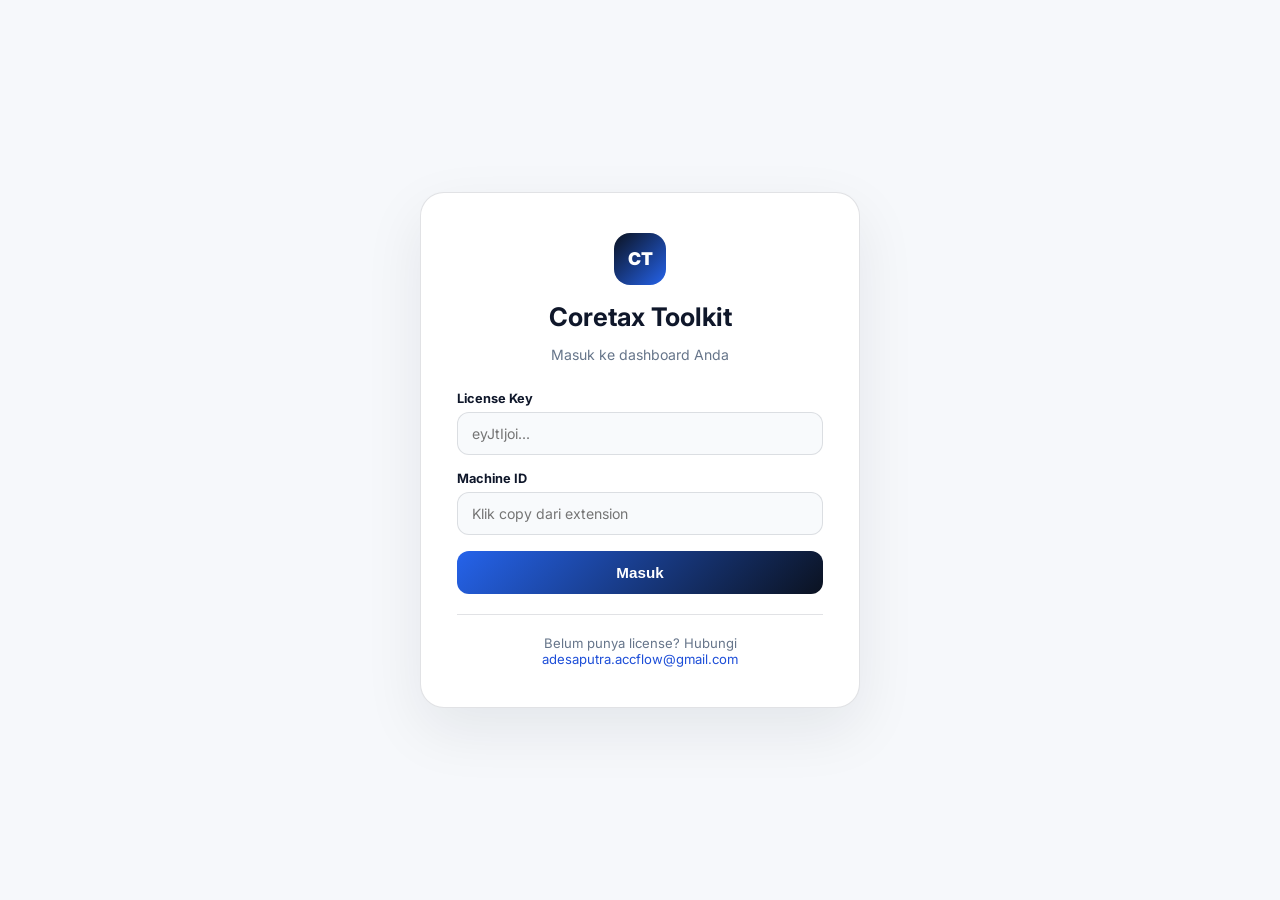
<file: coretax-dashboard/index.html>
<!DOCTYPE html>
<html lang="id" data-theme="light">
<head>
<meta charset="utf-8" />
<meta name="viewport" content="width=device-width, initial-scale=1" />
<title>Dashboard — Coretax Toolkit</title>
<link rel="preconnect" href="https://fonts.googleapis.com" />
<link href="https://fonts.googleapis.com/css2?family=Inter:wght@400;500;600;700;900&display=swap" rel="stylesheet" />
<link rel="stylesheet" href="style.css" />
</head>
<body>
<nav class="nav">
  <div class="nav-inner">
    <div class="brand">
      <div class="logo">CT</div>
      <span>Coretax Toolkit</span>
    </div>
    <div class="nav-actions">
      <button id="themeToggle" class="icon-btn" title="Toggle theme">🌙</button>
      <button id="logoutBtn" class="logout-btn">Logout</button>
    </div>
  </div>
</nav>
<main class="container">
  <header class="page-header">
    <h1>Dashboard</h1>
    <p class="muted">Ringkasan aktivitas Coretax PDF Toolkit</p>
  </header>
  <section class="card license-card">
    <div class="card-header">
      <h2>License Anda</h2>
      <span id="tierBadge" class="badge">-</span>
    </div>
    <div class="info-grid">
      <div class="info-item">
        <span class="muted">Machine ID</span>
        <code id="infoMachine">-</code>
      </div>
      <div class="info-item">
        <span class="muted">Issued</span>
        <strong id="infoIssued">-</strong>
      </div>
      <div class="info-item">
        <span class="muted">Expired</span>
        <strong id="infoExpires">-</strong>
      </div>
      <div class="info-item">
        <span class="muted">Status</span>
        <strong id="infoStatus">-</strong>
      </div>
    </div>
  </section>
  <section class="stats-grid">
    <div class="stat-card">
      <span class="stat-label">Total Download</span>
      <strong class="stat-value" id="statTotal">0</strong>
      <span class="muted">PDF berhasil diunduh</span>
    </div>
    <div class="stat-card">
      <span class="stat-label">30 Hari Terakhir</span>
      <strong class="stat-value" id="statRecent">0</strong>
      <span class="muted">Aktivitas terkini</span>
    </div>
    <div class="stat-card">
      <span class="stat-label">Total Login</span>
      <strong class="stat-value" id="statLogins">0</strong>
      <span class="muted">Sesi dashboard</span>
    </div>
  </section>
      <section id="downloadSection" class="card" style="background:linear-gradient(135deg,#111827,#1f2937);color:#fff;border:0;text-align:center;padding:32px;">
    <div style="width:64px;height:64px;border-radius:20px;background:rgba(59,130,246,.2);display:grid;place-items:center;margin:0 auto 16px;font-size:28px;">📥</div>
    <h2 style="color:#fff;margin:0 0 8px;">Download Extension</h2>
    <p id="downloadDesc" style="color:#cbd5e1;font-size:.9rem;margin:0 0 20px;max-width:480px;margin-left:auto;margin-right:auto;line-height:1.6;">
      Memuat...
    </p>
    <a id="downloadLink" href="#" download style="background:#fff;color:#111827;padding:14px 32px;border-radius:14px;font-weight:900;font-size:.95rem;display:inline-flex;align-items:center;gap:10px;text-decoration:none;">
      <i class="fa-solid fa-download"></i> <span id="downloadLinkText">Download</span>
    </a>
    <div id="downloadHint" style="margin-top:14px;font-size:.78rem;color:#94a3b8;line-height:1.6;max-width:480px;margin-left:auto;margin-right:auto;">
      Setelah download: extract → buka chrome://extensions → aktifkan Developer Mode → Load unpacked → pilih folder hasil extract
    </div>
  </section>

  <section class="card">
  <section class="card help-card">
    <h2>Butuh Bantuan?</h2>
    <p class="muted">Hubungi kami jika ada kendala atau pertanyaan.</p>
    <div class="help-actions">
      <a class="btn btn-primary" href="mailto:adesaputra.accflow@gmail.com">Email Support</a>
      <a class="btn btn-ghost" href="https://wa.me/6287888370395" target="_blank">WhatsApp</a>
    </div>
  </section>
</main>
<script src="app.js"></script>
<script>
  if (!localStorage.getItem('token')) {
    window.location.href = 'login.html';
  }
  document.getElementById('logoutBtn').addEventListener('click', () => {
    localStorage.removeItem('token');
    localStorage.removeItem('license_key');
    window.location.href = 'login.html';
  });
  const themeBtn = document.getElementById('themeToggle');
  const html = document.documentElement;
  const savedTheme = localStorage.getItem('theme') || 'light';
  html.setAttribute('data-theme', savedTheme);
  themeBtn.textContent = savedTheme === 'dark' ? '☀️' : '🌙';
  themeBtn.addEventListener('click', () => {
    const cur = html.getAttribute('data-theme');
    const next = cur === 'dark' ? 'light' : 'dark';
    html.setAttribute('data-theme', next);
    localStorage.setItem('theme', next);
    themeBtn.textContent = next === 'dark' ? '☀️' : '🌙';
  });
  (async () => {
    try {
      const me = await apiGet('/api/me');
      document.getElementById('infoMachine').textContent = me.machine_id || '-';
      document.getElementById('infoIssued').textContent = fmtDate(me.issued_at);
      document.getElementById('infoExpires').textContent = fmtDate(me.expires_at);
      document.getElementById('infoStatus').textContent = me.is_active ? 'Aktif' : 'Nonaktif';
      document.getElementById('tierBadge').textContent = (me.tier || 'pro').toUpperCase();

      // Set download link berdasarkan tier (SETELAH me didefinisikan)
      const tier = (me.tier || 'pro').toLowerCase();
      const dlLink = document.getElementById('downloadLink');
      const dlText = document.getElementById('downloadLinkText');
      const dlDesc = document.getElementById('downloadDesc');
      const dlHint = document.getElementById('downloadHint');

      if (tier === 'trial') {
        dlLink.href = 'CoretaxPDFToolkit-Trial.zip';
        dlText.textContent = 'Download Extension (Trial)';
        dlDesc.innerHTML = 'Kamu pakai versi <b style="color:#fbbf24;">TRIAL</b>. Sesi terbatas 5 menit per halaman. Upgrade untuk akses unlimited.';
        dlHint.innerHTML = 'Mau yang unlimited? <a href="https://ifksptr-sync.github.io/Ade-Saputra-Profile/#contact" target="_blank" style="color:#60a5fa;font-weight:700;">Hubungi untuk upgrade →</a>';
      } else {
        dlLink.href = 'CoretaxPDFToolkit-Full.zip';
        dlText.textContent = 'Download Extension (Full)';
        dlDesc.innerHTML = 'Extension Chrome untuk bulk download Faktur Pajak & Bukti Potong. <b style="color:#86efac;">Unlimited, no session limit.</b>';
      }

      const usage = await apiGet('/api/usage');
      document.getElementById('statTotal').textContent = usage.total_downloads || 0;
      document.getElementById('statRecent').textContent = usage.last_30_days || 0;
      document.getElementById('statLogins').textContent = usage.logins || 0;
    } catch (e) {
      console.error(e);
      if (String(e.message).includes('401')) {
        localStorage.clear();
        window.location.href = 'login.html';
      }
    }
  })();
  function fmtDate(s) {
    if (!s) return '-';
    try {
      return new Date(s).toLocaleDateString('id-ID', { day: '2-digit', month: 'long', year: 'numeric' });
    } catch { return s; }
  }
</script>
</body>
</html>
</file>
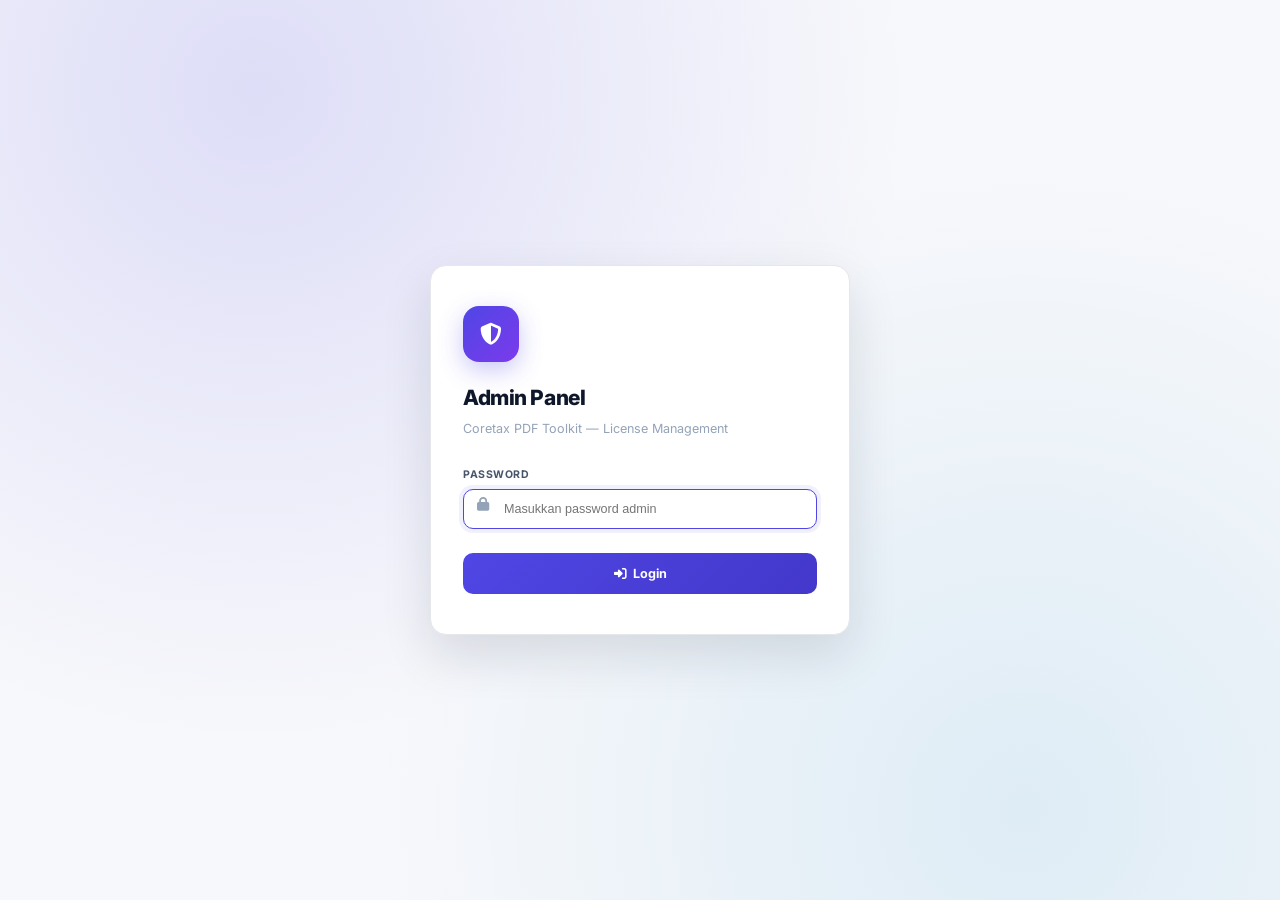
<file: coretax-dashboard/admin/index.html>
<!DOCTYPE html>
<html lang="id" data-theme="light">
<head>
<meta charset="UTF-8" />
<meta name="viewport" content="width=device-width, initial-scale=1" />
<meta name="robots" content="noindex, nofollow" />
<title>Admin Panel — Coretax Toolkit</title>
<link rel="preconnect" href="https://fonts.googleapis.com" />
<link rel="preconnect" href="https://fonts.gstatic.com" crossorigin />
<link href="https://fonts.googleapis.com/css2?family=Inter:wght@400;500;600;700;800;900&display=swap" rel="stylesheet" />
<link href="https://cdnjs.cloudflare.com/ajax/libs/font-awesome/6.5.2/css/all.min.css" rel="stylesheet" />
<style>
/* ============================================================
   DESIGN TOKENS
   ============================================================ */
:root {
  color-scheme: light;
  --bg: #f7f8fb;
  --surface: #ffffff;
  --surface-2: #f9fafb;
  --sidebar: #0f172a;
  --sidebar-hover: #1e293b;
  --sidebar-active: #1e293b;
  --text: #0f172a;
  --text-2: #475569;
  --muted: #94a3b8;
  --border: #e5e7eb;
  --border-2: #f1f5f9;
  --primary: #4f46e5;
  --primary-600: #4338ca;
  --primary-soft: rgba(79, 70, 229, 0.08);
  --success: #059669;
  --success-soft: rgba(5, 150, 105, 0.1);
  --danger: #dc2626;
  --danger-soft: rgba(220, 38, 38, 0.1);
  --warning: #d97706;
  --warning-soft: rgba(217, 119, 6, 0.1);
  --info: #0284c7;
  --info-soft: rgba(2, 132, 199, 0.1);
  --shadow-sm: 0 1px 2px rgba(15, 23, 42, 0.04);
  --shadow: 0 4px 14px rgba(15, 23, 42, 0.06);
  --shadow-lg: 0 20px 50px rgba(15, 23, 42, 0.12);
  --radius: 12px;
  --radius-lg: 16px;
}
[data-theme="dark"] {
  color-scheme: dark;
  --bg: #0b1220;
  --surface: #111827;
  --surface-2: #1e293b;
  --sidebar: #050a14;
  --sidebar-hover: #111827;
  --sidebar-active: #1e293b;
  --text: #f8fafc;
  --text-2: #cbd5e1;
  --muted: #64748b;
  --border: #1e293b;
  --border-2: #111827;
  --primary: #6366f1;
  --primary-600: #818cf8;
  --primary-soft: rgba(99, 102, 241, 0.15);
  --success: #10b981;
  --success-soft: rgba(16, 185, 129, 0.15);
  --danger: #ef4444;
  --danger-soft: rgba(239, 68, 68, 0.15);
  --warning: #f59e0b;
  --warning-soft: rgba(245, 158, 11, 0.15);
  --info: #38bdf8;
  --info-soft: rgba(56, 189, 248, 0.15);
  --shadow-sm: 0 1px 2px rgba(0, 0, 0, 0.3);
  --shadow: 0 4px 14px rgba(0, 0, 0, 0.3);
  --shadow-lg: 0 20px 50px rgba(0, 0, 0, 0.5);
}

* { box-sizing: border-box; margin: 0; padding: 0; }

html, body {
  font-family: 'Inter', system-ui, -apple-system, sans-serif;
  background: var(--bg);
  color: var(--text);
  font-size: 14px;
  line-height: 1.5;
  -webkit-font-smoothing: antialiased;
}

button { font-family: inherit; cursor: pointer; }
a { color: inherit; text-decoration: none; }

/* ============================================================
   LOGIN
   ============================================================ */
.login-screen {
  min-height: 100vh;
  display: flex;
  align-items: center;
  justify-content: center;
  padding: 24px;
  background:
    radial-gradient(circle at 20% 10%, rgba(79, 70, 229, 0.15), transparent 50%),
    radial-gradient(circle at 80% 90%, rgba(2, 132, 199, 0.1), transparent 50%),
    var(--bg);
}
.login-box {
  width: 100%;
  max-width: 420px;
  background: var(--surface);
  border: 1px solid var(--border);
  border-radius: var(--radius-lg);
  padding: 40px 32px;
  box-shadow: var(--shadow-lg);
}
.login-logo {
  width: 56px;
  height: 56px;
  border-radius: 16px;
  background: linear-gradient(135deg, var(--primary), #7c3aed);
  display: grid;
  place-items: center;
  color: white;
  font-size: 22px;
  margin-bottom: 20px;
  box-shadow: 0 8px 24px rgba(79, 70, 229, 0.3);
}
.login-box h1 { font-size: 1.5rem; font-weight: 800; margin-bottom: 6px; letter-spacing: -0.02em; }
.login-box > p { color: var(--muted); font-size: 0.9rem; margin-bottom: 28px; }
.field { margin-bottom: 16px; position: relative; }
.field label {
  display: block;
  font-size: 0.75rem;
  font-weight: 700;
  color: var(--text-2);
  margin-bottom: 6px;
  text-transform: uppercase;
  letter-spacing: 0.05em;
}
.field input {
  width: 100%;
  padding: 12px 14px 12px 40px;
  background: var(--surface-2);
  border: 1px solid var(--border);
  border-radius: 10px;
  color: var(--text);
  font-size: 0.9rem;
  transition: all 0.15s;
}
.field input:focus {
  outline: none;
  border-color: var(--primary);
  background: var(--surface);
  box-shadow: 0 0 0 4px var(--primary-soft);
}
.field .input-icon {
  position: absolute;
  left: 14px;
  top: 50%;
  transform: translateY(-10%);
  color: var(--muted);
  font-size: 14px;
  pointer-events: none;
}
.login-btn {
  width: 100%;
  padding: 13px;
  background: linear-gradient(135deg, var(--primary), var(--primary-600));
  color: white;
  border: 0;
  border-radius: 10px;
  font-weight: 700;
  font-size: 0.9rem;
  transition: all 0.15s;
  margin-top: 8px;
}
.login-btn:hover:not(:disabled) { transform: translateY(-1px); box-shadow: 0 10px 30px rgba(79, 70, 229, 0.35); }
.login-btn:disabled { opacity: 0.6; cursor: not-allowed; }
.login-error {
  color: var(--danger);
  font-size: 0.82rem;
  margin-top: 14px;
  padding: 10px 12px;
  background: var(--danger-soft);
  border-radius: 8px;
  display: none;
}
.login-error.show { display: block; }

/* ============================================================
   APP LAYOUT
   ============================================================ */
.app { display: none; min-height: 100vh; }
.app.active { display: grid; grid-template-columns: 260px 1fr; }

/* ============================================================
   SIDEBAR
   ============================================================ */
.sidebar {
  background: var(--sidebar);
  color: white;
  display: flex;
  flex-direction: column;
  position: sticky;
  top: 0;
  height: 100vh;
  overflow-y: auto;
}
.sidebar-brand {
  padding: 22px 20px;
  display: flex;
  align-items: center;
  gap: 12px;
  border-bottom: 1px solid rgba(255, 255, 255, 0.06);
}
.sidebar-brand .logo {
  width: 38px;
  height: 38px;
  border-radius: 11px;
  background: linear-gradient(135deg, #6366f1, #8b5cf6);
  display: grid;
  place-items: center;
  font-size: 16px;
  color: white;
  flex-shrink: 0;
}
.sidebar-brand .brand-text strong {
  display: block;
  font-size: 0.88rem;
  font-weight: 800;
  letter-spacing: -0.02em;
}
.sidebar-brand .brand-text span {
  display: block;
  font-size: 0.7rem;
  color: rgba(255, 255, 255, 0.5);
  margin-top: 1px;
}
.sidebar-nav {
  padding: 16px 12px;
  flex: 1;
}
.nav-section {
  padding: 12px 12px 6px;
  font-size: 0.68rem;
  font-weight: 800;
  color: rgba(255, 255, 255, 0.35);
  text-transform: uppercase;
  letter-spacing: 0.08em;
}
.nav-item {
  display: flex;
  align-items: center;
  gap: 12px;
  padding: 10px 12px;
  border-radius: 8px;
  color: rgba(255, 255, 255, 0.7);
  font-size: 0.85rem;
  font-weight: 600;
  cursor: pointer;
  transition: all 0.15s;
  border: 0;
  background: transparent;
  width: 100%;
  text-align: left;
  margin-bottom: 2px;
}
.nav-item:hover { background: var(--sidebar-hover); color: white; }
.nav-item.active { background: var(--sidebar-active); color: white; }
.nav-item i { width: 16px; text-align: center; font-size: 14px; }
.nav-item .badge-count {
  margin-left: auto;
  background: rgba(255, 255, 255, 0.1);
  color: rgba(255, 255, 255, 0.8);
  font-size: 0.7rem;
  font-weight: 700;
  padding: 2px 8px;
  border-radius: 999px;
}
.sidebar-footer {
  padding: 16px 12px;
  border-top: 1px solid rgba(255, 255, 255, 0.06);
}
.logout-btn {
  display: flex;
  align-items: center;
  gap: 10px;
  width: 100%;
  padding: 10px 12px;
  border-radius: 8px;
  background: transparent;
  border: 1px solid rgba(255, 255, 255, 0.1);
  color: rgba(255, 255, 255, 0.7);
  font-size: 0.82rem;
  font-weight: 600;
  transition: all 0.15s;
}
.logout-btn:hover {
  background: rgba(239, 68, 68, 0.15);
  border-color: rgba(239, 68, 68, 0.3);
  color: #fca5a5;
}

/* ============================================================
   MAIN CONTENT
   ============================================================ */
.main {
  min-width: 0;
  display: flex;
  flex-direction: column;
}
.topbar {
  background: var(--surface);
  border-bottom: 1px solid var(--border);
  padding: 16px 28px;
  display: flex;
  align-items: center;
  justify-content: space-between;
  gap: 16px;
  position: sticky;
  top: 0;
  z-index: 10;
  backdrop-filter: blur(12px);
}
.topbar-title h2 {
  font-size: 1.15rem;
  font-weight: 800;
  letter-spacing: -0.02em;
}
.topbar-title p {
  font-size: 0.82rem;
  color: var(--muted);
  margin-top: 2px;
}
.topbar-actions {
  display: flex;
  align-items: center;
  gap: 10px;
}
.icon-btn {
  width: 38px;
  height: 38px;
  border-radius: 10px;
  border: 1px solid var(--border);
  background: var(--surface);
  color: var(--text-2);
  display: grid;
  place-items: center;
  font-size: 14px;
  transition: all 0.15s;
}
.icon-btn:hover { border-color: var(--primary); color: var(--primary); }

.content { padding: 28px; flex: 1; }

/* ============================================================
   STATS
   ============================================================ */
.stats-grid {
  display: grid;
  grid-template-columns: repeat(auto-fit, minmax(220px, 1fr));
  gap: 16px;
  margin-bottom: 28px;
}
.stat-card {
  background: var(--surface);
  border: 1px solid var(--border);
  border-radius: var(--radius-lg);
  padding: 20px;
  display: flex;
  align-items: flex-start;
  justify-content: space-between;
  gap: 12px;
  transition: all 0.2s;
}
.stat-card:hover {
  transform: translateY(-2px);
  box-shadow: var(--shadow);
  border-color: var(--primary);
}
.stat-info { min-width: 0; }
.stat-label {
  font-size: 0.72rem;
  font-weight: 700;
  color: var(--muted);
  text-transform: uppercase;
  letter-spacing: 0.06em;
  margin-bottom: 8px;
}
.stat-value {
  font-size: 1.9rem;
  font-weight: 900;
  letter-spacing: -0.03em;
  line-height: 1;
  color: var(--text);
}
.stat-icon {
  width: 44px;
  height: 44px;
  border-radius: 12px;
  display: grid;
  place-items: center;
  font-size: 18px;
  flex-shrink: 0;
}
.stat-icon.blue { background: var(--primary-soft); color: var(--primary); }
.stat-icon.green { background: var(--success-soft); color: var(--success); }
.stat-icon.warning { background: var(--warning-soft); color: var(--warning); }
.stat-icon.info { background: var(--info-soft); color: var(--info); }

/* ============================================================
   CARD / TABLE
   ============================================================ */
.card {
  background: var(--surface);
  border: 1px solid var(--border);
  border-radius: var(--radius-lg);
  overflow: hidden;
}
.card-header {
  padding: 20px 22px;
  display: flex;
  align-items: center;
  justify-content: space-between;
  gap: 16px;
  border-bottom: 1px solid var(--border);
  flex-wrap: wrap;
}
.card-title {
  font-size: 1rem;
  font-weight: 800;
  letter-spacing: -0.01em;
  display: flex;
  align-items: center;
  gap: 10px;
}
.card-title .count {
  background: var(--primary-soft);
  color: var(--primary);
  font-size: 0.72rem;
  font-weight: 800;
  padding: 3px 9px;
  border-radius: 999px;
}
.card-actions { display: flex; gap: 8px; align-items: center; flex-wrap: wrap; }

.search-wrap {
  position: relative;
  min-width: 260px;
}
.search-wrap i {
  position: absolute;
  left: 12px;
  top: 50%;
  transform: translateY(-50%);
  color: var(--muted);
  font-size: 13px;
}
.search-wrap input {
  width: 100%;
  padding: 9px 12px 9px 36px;
  background: var(--surface-2);
  border: 1px solid var(--border);
  border-radius: 10px;
  color: var(--text);
  font-size: 0.85rem;
  transition: all 0.15s;
}
.search-wrap input:focus {
  outline: none;
  border-color: var(--primary);
  background: var(--surface);
  box-shadow: 0 0 0 4px var(--primary-soft);
}
.btn {
  padding: 9px 16px;
  background: var(--surface);
  border: 1px solid var(--border);
  border-radius: 10px;
  color: var(--text);
  font-size: 0.85rem;
  font-weight: 600;
  display: inline-flex;
  align-items: center;
  gap: 7px;
  transition: all 0.15s;
}
.btn:hover { border-color: var(--primary); color: var(--primary); }
.btn.primary { background: var(--primary); border-color: var(--primary); color: white; }
.btn.primary:hover { background: var(--primary-600); border-color: var(--primary-600); color: white; }
.btn:disabled { opacity: 0.5; cursor: not-allowed; }

/* Table */
.table-wrap { overflow-x: auto; }
table { width: 100%; border-collapse: collapse; font-size: 0.86rem; }
thead { background: var(--surface-2); }
th {
  padding: 12px 20px;
  text-align: left;
  font-weight: 700;
  font-size: 0.7rem;
  color: var(--muted);
  text-transform: uppercase;
  letter-spacing: 0.06em;
  white-space: nowrap;
}
td {
  padding: 14px 20px;
  border-top: 1px solid var(--border-2);
  vertical-align: middle;
}
tbody tr { transition: background 0.1s; }
tbody tr:hover { background: var(--surface-2); }

.customer-cell { min-width: 200px; }
.customer-cell strong { display: block; font-weight: 700; font-size: 0.88rem; }
.customer-cell span { display: block; color: var(--muted); font-size: 0.78rem; margin-top: 2px; }

.mono {
  font-family: 'JetBrains Mono', Consolas, monospace;
  font-size: 0.78rem;
  color: var(--text-2);
  background: var(--surface-2);
  padding: 3px 7px;
  border-radius: 6px;
  display: inline-flex;
  align-items: center;
  gap: 6px;
  max-width: 200px;
}
.mono span { overflow: hidden; text-overflow: ellipsis; white-space: nowrap; }
.mono .copy-mini {
  background: transparent;
  border: 0;
  color: var(--muted);
  cursor: pointer;
  padding: 0;
  font-size: 11px;
  transition: color 0.15s;
}
.mono .copy-mini:hover { color: var(--primary); }

.badge {
  display: inline-flex;
  align-items: center;
  gap: 5px;
  padding: 4px 10px;
  border-radius: 999px;
  font-size: 0.7rem;
  font-weight: 700;
  letter-spacing: 0.02em;
  white-space: nowrap;
}
.badge::before {
  content: "";
  width: 5px;
  height: 5px;
  border-radius: 999px;
  background: currentColor;
}
.badge.green { background: var(--success-soft); color: var(--success); }
.badge.red { background: var(--danger-soft); color: var(--danger); }
.badge.blue { background: var(--primary-soft); color: var(--primary); }
.badge.warning { background: var(--warning-soft); color: var(--warning); }
.badge.gray { background: var(--border); color: var(--muted); }

.row-actions { display: flex; gap: 6px; }
.btn-mini {
  padding: 6px 10px;
  border-radius: 7px;
  border: 1px solid var(--border);
  background: var(--surface);
  color: var(--text-2);
  font-size: 0.75rem;
  font-weight: 600;
  transition: all 0.15s;
  display: inline-flex;
  align-items: center;
  gap: 5px;
}
.btn-mini:hover { border-color: var(--primary); color: var(--primary); background: var(--primary-soft); }
.btn-mini.danger:hover { border-color: var(--danger); color: var(--danger); background: var(--danger-soft); }
.btn-mini.success:hover { border-color: var(--success); color: var(--success); background: var(--success-soft); }

/* Empty state */
.empty-state {
  padding: 60px 24px;
  text-align: center;
}
.empty-state i {
  font-size: 40px;
  color: var(--muted);
  margin-bottom: 16px;
  opacity: 0.5;
}
.empty-state h3 {
  font-size: 0.95rem;
  font-weight: 700;
  margin-bottom: 4px;
}
.empty-state p {
  color: var(--muted);
  font-size: 0.85rem;
}

/* Skeleton */
.skeleton {
  display: inline-block;
  height: 12px;
  border-radius: 6px;
  background: linear-gradient(90deg, var(--border-2) 0%, var(--border) 50%, var(--border-2) 100%);
  background-size: 200% 100%;
  animation: skeleton 1.4s ease-in-out infinite;
}
@keyframes skeleton {
  0% { background-position: 200% 0; }
  100% { background-position: -200% 0; }
}

/* ============================================================
   MODAL
   ============================================================ */
.modal-backdrop {
  position: fixed;
  inset: 0;
  background: rgba(15, 23, 42, 0.5);
  backdrop-filter: blur(6px);
  display: none;
  align-items: center;
  justify-content: center;
  padding: 20px;
  z-index: 1000;
  animation: fadeIn 0.15s ease;
}
.modal-backdrop.show { display: flex; }
@keyframes fadeIn { from { opacity: 0; } to { opacity: 1; } }
.modal {
  background: var(--surface);
  border: 1px solid var(--border);
  border-radius: var(--radius-lg);
  width: 100%;
  max-width: 480px;
  box-shadow: var(--shadow-lg);
  animation: slideUp 0.2s ease;
  overflow: hidden;
}
@keyframes slideUp {
  from { transform: translateY(20px); opacity: 0; }
  to { transform: translateY(0); opacity: 1; }
}
.modal-header {
  padding: 20px 24px;
  border-bottom: 1px solid var(--border);
  display: flex;
  align-items: center;
  gap: 12px;
}
.modal-header .modal-icon {
  width: 40px;
  height: 40px;
  border-radius: 11px;
  display: grid;
  place-items: center;
  font-size: 16px;
  flex-shrink: 0;
}
.modal-icon.danger { background: var(--danger-soft); color: var(--danger); }
.modal-icon.warning { background: var(--warning-soft); color: var(--warning); }
.modal-icon.primary { background: var(--primary-soft); color: var(--primary); }
.modal-header h3 { font-size: 1rem; font-weight: 800; }
.modal-header p { font-size: 0.82rem; color: var(--muted); margin-top: 2px; }
.modal-body {
  padding: 20px 24px;
  font-size: 0.88rem;
  color: var(--text-2);
  line-height: 1.6;
}
.modal-body strong { color: var(--text); font-weight: 700; }
.modal-body .field { margin-top: 14px; margin-bottom: 0; }
.modal-body .field input {
  padding-left: 14px;
}
.modal-footer {
  padding: 16px 24px;
  border-top: 1px solid var(--border);
  display: flex;
  gap: 8px;
  justify-content: flex-end;
  background: var(--surface-2);
}
.modal-footer button {
  padding: 9px 18px;
  border-radius: 10px;
  font-weight: 700;
  font-size: 0.85rem;
  border: 1px solid var(--border);
  background: var(--surface);
  color: var(--text);
  transition: all 0.15s;
}
.modal-footer button:hover { border-color: var(--muted); }
.modal-footer button.primary { background: var(--primary); border-color: var(--primary); color: white; }
.modal-footer button.primary:hover { background: var(--primary-600); }
.modal-footer button.danger { background: var(--danger); border-color: var(--danger); color: white; }
.modal-footer button.danger:hover { opacity: 0.9; }

/* ============================================================
   TOAST
   ============================================================ */
.toast-container {
  position: fixed;
  bottom: 24px;
  right: 24px;
  display: flex;
  flex-direction: column;
  gap: 10px;
  z-index: 2000;
  pointer-events: none;
}
.toast {
  background: var(--surface);
  border: 1px solid var(--border);
  border-radius: 12px;
  padding: 12px 16px;
  display: flex;
  align-items: center;
  gap: 10px;
  font-size: 0.85rem;
  font-weight: 600;
  box-shadow: var(--shadow-lg);
  pointer-events: auto;
  min-width: 260px;
  max-width: 380px;
  animation: toastIn 0.25s ease;
}
@keyframes toastIn {
  from { transform: translateX(120%); opacity: 0; }
  to { transform: translateX(0); opacity: 1; }
}
.toast i { font-size: 15px; flex-shrink: 0; }
.toast.success { border-color: var(--success); }
.toast.success i { color: var(--success); }
.toast.error { border-color: var(--danger); }
.toast.error i { color: var(--danger); }
.toast.info { border-color: var(--info); }
.toast.info i { color: var(--info); }

/* ============================================================
   RESPONSIVE
   ============================================================ */
.menu-toggle { display: none; }
@media (max-width: 900px) {
  .app.active { grid-template-columns: 1fr; }
  .sidebar {
    position: fixed;
    top: 0;
    left: 0;
    width: 260px;
    z-index: 100;
    transform: translateX(-100%);
    transition: transform 0.25s ease;
  }
  .sidebar.open { transform: translateX(0); }
  .menu-toggle { display: grid; }
  .content { padding: 20px; }
  .topbar { padding: 14px 20px; }
  .card-header { padding: 16px; }
  th, td { padding: 12px 14px; }
  .stats-grid { grid-template-columns: repeat(auto-fit, minmax(160px, 1fr)); }
  .stat-value { font-size: 1.5rem; }
  .stat-icon { width: 38px; height: 38px; font-size: 15px; }
}
@media (max-width: 600px) {
  .search-wrap { min-width: 100%; }
  .card-actions { width: 100%; }
}
</style>
</head>
<body>

<!-- ============================================================
     LOGIN
     ============================================================ -->
<div class="login-screen" id="loginScreen">
  <div class="login-box">
    <div class="login-logo"><i class="fa-solid fa-shield-halved"></i></div>
    <h1>Admin Panel</h1>
    <p>Coretax PDF Toolkit — License Management</p>

    <div class="field">
      <label>Password</label>
      <i class="fa-solid fa-lock input-icon"></i>
      <input type="password" id="password" placeholder="Masukkan password admin" autofocus autocomplete="current-password" />
    </div>

    <button class="login-btn" id="loginBtn">
      <i class="fa-solid fa-right-to-bracket"></i> &nbsp;Login
    </button>

    <div class="login-error" id="loginError"></div>
  </div>
</div>

<!-- ============================================================
     APP
     ============================================================ -->
<div class="app" id="app">

  <!-- SIDEBAR -->
  <aside class="sidebar" id="sidebar">
    <div class="sidebar-brand">
      <div class="logo"><i class="fa-solid fa-bolt"></i></div>
      <div class="brand-text">
        <strong>Coretax Toolkit</strong>
        <span>Admin Console</span>
      </div>
    </div>

    <nav class="sidebar-nav">
      <div class="nav-section">Manage</div>
      <button class="nav-item active" data-view="stats">
        <i class="fa-solid fa-chart-line"></i> Dashboard
      </button>
      <button class="nav-item" data-view="licenses">
        <i class="fa-solid fa-key"></i> Licenses
        <span class="badge-count" id="navCountLicenses">0</span>
      </button>
      <button class="nav-item" data-view="trials">
        <i class="fa-solid fa-flask"></i> Trials
        <span class="badge-count" id="navCountTrials">0</span>
      </button>

      <div class="nav-section">Quick Link</div>
      <a class="nav-item" href="https://ifksptr-sync.github.io/Ade-Saputra-Profile/" target="_blank">
        <i class="fa-solid fa-globe"></i> Portofolio
      </a>
      <a class="nav-item" href="https://ifksptr-sync.github.io/Ade-Saputra-Profile/coretax-dashboard/" target="_blank">
        <i class="fa-solid fa-gauge"></i> Customer Dashboard
      </a>
      <a class="nav-item" href="https://railway.app/dashboard" target="_blank">
        <i class="fa-solid fa-server"></i> Railway
      </a>
    </nav>

    <div class="sidebar-footer">
      <button class="logout-btn" id="logoutBtn">
        <i class="fa-solid fa-right-from-bracket"></i> Logout
      </button>
    </div>
  </aside>

  <!-- MAIN -->
  <main class="main">
    <div class="topbar">
      <div style="display:flex;align-items:center;gap:14px">
        <button class="icon-btn menu-toggle" id="menuToggle">
          <i class="fa-solid fa-bars"></i>
        </button>
        <div class="topbar-title">
          <h2 id="pageTitle">Dashboard</h2>
          <p id="pageSubtitle">Ringkasan aktivitas Coretax Toolkit</p>
        </div>
      </div>
      <div class="topbar-actions">
        <button class="icon-btn" id="themeToggle" title="Toggle theme">
          <i class="fa-solid fa-moon"></i>
        </button>
        <button class="icon-btn" id="refreshBtn" title="Refresh">
          <i class="fa-solid fa-rotate"></i>
        </button>
      </div>
    </div>

    <div class="content">

      <!-- ========== VIEW: STATS ========== -->
      <div class="view" id="view-stats">
        <div class="stats-grid">
          <div class="stat-card">
            <div class="stat-info">
              <div class="stat-label">Total License</div>
              <div class="stat-value" id="statTotal">—</div>
            </div>
            <div class="stat-icon blue"><i class="fa-solid fa-key"></i></div>
          </div>
          <div class="stat-card">
            <div class="stat-info">
              <div class="stat-label">License Aktif</div>
              <div class="stat-value" id="statActive">—</div>
            </div>
            <div class="stat-icon green"><i class="fa-solid fa-circle-check"></i></div>
          </div>
          <div class="stat-card">
            <div class="stat-info">
              <div class="stat-label">Total Trial</div>
              <div class="stat-value" id="statTrial">—</div>
            </div>
            <div class="stat-icon info"><i class="fa-solid fa-flask"></i></div>
          </div>
          <div class="stat-card">
            <div class="stat-info">
              <div class="stat-label">Trial Aktif</div>
              <div class="stat-value" id="statTrialActive">—</div>
            </div>
            <div class="stat-icon warning"><i class="fa-solid fa-hourglass-half"></i></div>
          </div>
          <div class="stat-card">
            <div class="stat-info">
              <div class="stat-label">Total Download</div>
              <div class="stat-value" id="statDownloads">—</div>
            </div>
            <div class="stat-icon green"><i class="fa-solid fa-download"></i></div>
          </div>
        </div>

        <div class="card">
          <div class="card-header">
            <div class="card-title">
              <i class="fa-solid fa-chart-simple"></i> Breakdown by Tier
            </div>
          </div>
          <div style="padding:20px" id="tierBreakdown">
            <div class="skeleton" style="width:100%;height:40px;margin-bottom:8px"></div>
            <div class="skeleton" style="width:80%;height:40px"></div>
          </div>
        </div>
      </div>

      <!-- ========== VIEW: LICENSES ========== -->
      <div class="view" id="view-licenses" style="display:none">
        <div class="card">
          <div class="card-header">
            <div class="card-title">
              <i class="fa-solid fa-key"></i> Licenses
              <span class="count" id="licenseCount">0</span>
            </div>
            <div class="card-actions">
              <div class="search-wrap">
                <i class="fa-solid fa-magnifying-glass"></i>
                <input type="text" id="searchLicenses" placeholder="Cari email, nama, machine ID..." />
              </div>
              <button class="btn" id="refreshLicenses">
                <i class="fa-solid fa-rotate"></i> Refresh
              </button>
            </div>
          </div>
          <div class="table-wrap">
            <table>
              <thead>
                <tr>
                  <th>Customer</th>
                  <th>Tier</th>
                  <th>Machine ID</th>
                  <th>Expired</th>
                  <th>Status</th>
                  <th style="text-align:right">Aksi</th>
                </tr>
              </thead>
              <tbody id="licensesBody"></tbody>
            </table>
          </div>
          <div class="empty-state" id="licensesEmpty" style="display:none">
            <i class="fa-solid fa-inbox"></i>
            <h3>Belum ada license</h3>
            <p>License akan muncul setelah customer bayar.</p>
          </div>
        </div>
      </div>

      <!-- ========== VIEW: TRIALS ========== -->
      <div class="view" id="view-trials" style="display:none">
        <div class="card">
          <div class="card-header">
            <div class="card-title">
              <i class="fa-solid fa-flask"></i> Trials
              <span class="count" id="trialCount">0</span>
            </div>
            <div class="card-actions">
              <div class="search-wrap">
                <i class="fa-solid fa-magnifying-glass"></i>
                <input type="text" id="searchTrials" placeholder="Cari email atau nama..." />
              </div>
              <button class="btn" id="refreshTrials">
                <i class="fa-solid fa-rotate"></i> Refresh
              </button>
            </div>
          </div>
          <div class="table-wrap">
            <table>
              <thead>
                <tr>
                  <th>Email</th>
                  <th>Nama</th>
                  <th>Machine ID</th>
                  <th>Started</th>
                  <th>Expired</th>
                  <th>Status</th>
                </tr>
              </thead>
              <tbody id="trialsBody"></tbody>
            </table>
          </div>
          <div class="empty-state" id="trialsEmpty" style="display:none">
            <i class="fa-solid fa-inbox"></i>
            <h3>Belum ada trial</h3>
            <p>Trial akan muncul setelah customer coba gratis.</p>
          </div>
        </div>
      </div>

    </div>
  </main>
</div>

<!-- ============================================================
     MODAL
     ============================================================ -->
<div class="modal-backdrop" id="modalBackdrop">
  <div class="modal" id="modal">
    <div class="modal-header">
      <div class="modal-icon" id="modalIcon"><i class="fa-solid fa-triangle-exclamation"></i></div>
      <div>
        <h3 id="modalTitle">Konfirmasi</h3>
        <p id="modalSubtitle"></p>
      </div>
    </div>
    <div class="modal-body" id="modalBody"></div>
    <div class="modal-footer">
      <button id="modalCancel">Batal</button>
      <button class="primary" id="modalConfirm">Konfirmasi</button>
    </div>
  </div>
</div>

<div class="toast-container" id="toastContainer"></div>

<script>
// ============================================================
// CONFIG
// ============================================================
const API_URL = "https://coretax-backend-production.up.railway.app";
const STORAGE_KEY = "ct_admin_token";

// ============================================================
// STATE
// ============================================================
let TOKEN = localStorage.getItem(STORAGE_KEY) || "";
let currentView = "stats";
let licenseCache = [];
let trialCache = [];

// ============================================================
// HELPERS
// ============================================================
const $ = (s, r = document) => r.querySelector(s);
const $$ = (s, r = document) => Array.from(r.querySelectorAll(s));

function escapeHtml(s) {
  return String(s ?? "").replace(/[&<>"']/g, c => ({
    '&':'&amp;','<':'&lt;','>':'&gt;','"':'&quot;',"'":'&#039;'
  }[c]));
}

async function api(path, options = {}) {
  const headers = { ...(options.headers || {}) };
  if (TOKEN) headers["Authorization"] = "Bearer " + TOKEN;
  if (options.body && typeof options.body === "object") {
    headers["Content-Type"] = "application/json";
    options.body = JSON.stringify(options.body);
  }
  const res = await fetch(API_URL + path, { ...options, headers });
  if (res.status === 401) {
    localStorage.removeItem(STORAGE_KEY);
    TOKEN = "";
    showLogin();
    throw new Error("Sesi habis. Silakan login ulang.");
  }
  let data = null;
  try { data = await res.json(); } catch { data = {}; }
  if (!res.ok) throw new Error(data.detail || data.error || "Request gagal");
  return data;
}

function toast(message, type = "success") {
  const container = $("#toastContainer");
  const el = document.createElement("div");
  el.className = "toast " + type;
  const icons = { success: "fa-circle-check", error: "fa-circle-xmark", info: "fa-circle-info" };
  el.innerHTML = `<i class="fa-solid ${icons[type] || icons.info}"></i><span>${escapeHtml(message)}</span>`;
  container.appendChild(el);
  setTimeout(() => {
    el.style.opacity = "0";
    el.style.transform = "translateX(120%)";
    el.style.transition = "all 0.3s ease";
    setTimeout(() => el.remove(), 300);
  }, 3000);
}

function fmtDate(iso) {
  if (!iso) return "—";
  const d = new Date(iso);
  if (isNaN(d)) return "—";
  return d.toLocaleDateString("id-ID", { day: "2-digit", month: "short", year: "numeric" });
}

function shortMachine(mid) {
  if (!mid) return "—";
  return mid.substring(0, 12) + "…" + mid.substring(mid.length - 4);
}

// ============================================================
// LOGIN
// ============================================================
function showLogin() {
  $("#loginScreen").style.display = "flex";
  $("#app").classList.remove("active");
}
function showApp() {
  $("#loginScreen").style.display = "none";
  $("#app").classList.add("active");
  loadStats();
}

$("#loginBtn").addEventListener("click", doLogin);
$("#password").addEventListener("keydown", e => { if (e.key === "Enter") doLogin(); });

async function doLogin() {
  const pw = $("#password").value.trim();
  const err = $("#loginError");
  const btn = $("#loginBtn");
  err.classList.remove("show");
  if (!pw) { err.textContent = "Password kosong."; err.classList.add("show"); return; }

  btn.disabled = true;
  btn.innerHTML = '<i class="fa-solid fa-spinner fa-spin"></i> Memverifikasi...';

  try {
    const data = await api("/api/admin/login", {
      method: "POST",
      body: { password: pw }
    });
    TOKEN = data.token;
    localStorage.setItem(STORAGE_KEY, TOKEN);
    $("#password").value = "";
    showApp();
    toast("Login berhasil", "success");
  } catch (e) {
    err.textContent = e.message;
    err.classList.add("show");
  } finally {
    btn.disabled = false;
    btn.innerHTML = '<i class="fa-solid fa-right-to-bracket"></i> &nbsp;Login';
  }
}

$("#logoutBtn").addEventListener("click", () => {
  localStorage.removeItem(STORAGE_KEY);
  TOKEN = "";
  location.reload();
});

// ============================================================
// NAV
// ============================================================
$$(".nav-item[data-view]").forEach(btn => {
  btn.addEventListener("click", () => switchView(btn.dataset.view));
});

function switchView(view) {
  currentView = view;
  $$(".nav-item[data-view]").forEach(b => b.classList.toggle("active", b.dataset.view === view));
  $$(".view").forEach(v => v.style.display = "none");
  $("#view-" + view).style.display = "block";

  const titles = {
    stats: ["Dashboard", "Ringkasan aktivitas Coretax Toolkit"],
    licenses: ["Licenses", "Kelola license customer"],
    trials: ["Trials", "Daftar pengguna trial"],
  };
  $("#pageTitle").textContent = titles[view][0];
  $("#pageSubtitle").textContent = titles[view][1];

  if (view === "licenses") loadLicenses();
  if (view === "trials") loadTrials();
  if (view === "stats") loadStats();

  // close sidebar on mobile
  $("#sidebar").classList.remove("open");
}

$("#menuToggle").addEventListener("click", () => {
  $("#sidebar").classList.toggle("open");
});

// ============================================================
// THEME
// ============================================================
const THEME_KEY = "ct_admin_theme";
function applyTheme(theme) {
  document.documentElement.setAttribute("data-theme", theme);
  const icon = $("#themeToggle i");
  icon.className = theme === "dark" ? "fa-solid fa-sun" : "fa-solid fa-moon";
  localStorage.setItem(THEME_KEY, theme);
}
applyTheme(localStorage.getItem(THEME_KEY) || "light");
$("#themeToggle").addEventListener("click", () => {
  const cur = document.documentElement.getAttribute("data-theme");
  applyTheme(cur === "dark" ? "light" : "dark");
});

// ============================================================
// STATS
// ============================================================
async function loadStats() {
  try {
    const s = await api("/api/admin/stats");
    const anim = (el, val) => {
      el.textContent = val;
      el.style.opacity = "0";
      el.style.transform = "scale(0.9)";
      requestAnimationFrame(() => {
        el.style.transition = "all 0.3s ease";
        el.style.opacity = "1";
        el.style.transform = "scale(1)";
      });
    };
    anim($("#statTotal"), s.total_licenses);
    anim($("#statActive"), s.active_licenses);
    anim($("#statTrial"), s.total_trials);
    anim($("#statTrialActive"), s.active_trials);
    anim($("#statDownloads"), s.total_downloads);

    $("#navCountLicenses").textContent = s.total_licenses;
    $("#navCountTrials").textContent = s.total_trials;

    // Tier breakdown
    const tiers = s.by_tier || {};
    const total = Object.values(tiers).reduce((a, b) => a + b, 0) || 1;
    const colors = { pro: "var(--primary)", basic: "var(--info)", enterprise: "var(--success)", trial: "var(--warning)", unknown: "var(--muted)" };
    const breakdown = Object.entries(tiers).map(([tier, count]) => {
      const pct = Math.round((count / total) * 100);
      return `
        <div style="margin-bottom:14px">
          <div style="display:flex;justify-content:space-between;margin-bottom:6px;font-size:0.82rem">
            <strong style="text-transform:capitalize">${escapeHtml(tier)}</strong>
            <span style="color:var(--muted)">${count} (${pct}%)</span>
          </div>
          <div style="height:8px;background:var(--border);border-radius:999px;overflow:hidden">
            <div style="height:100%;width:${pct}%;background:${colors[tier] || colors.unknown};border-radius:999px;transition:width 0.6s ease"></div>
          </div>
        </div>
      `;
    }).join("");
    $("#tierBreakdown").innerHTML = breakdown || '<div class="empty-state" style="padding:20px"><p>Belum ada data</p></div>';
  } catch (e) {
    toast(e.message, "error");
  }
}

// ============================================================
// LICENSES
// ============================================================
async function loadLicenses() {
  const search = $("#searchLicenses").value.trim();
  const tbody = $("#licensesBody");
  const empty = $("#licensesEmpty");

  tbody.innerHTML = Array.from({ length: 3 }).map(() => `
    <tr><td colspan="6"><div class="skeleton" style="width:100%;height:20px"></div></td></tr>
  `).join("");

  try {
    const data = await api("/api/admin/licenses?search=" + encodeURIComponent(search) + "&limit=200");
    licenseCache = data.licenses;
    $("#licenseCount").textContent = data.total;

    if (!data.licenses.length) {
      tbody.innerHTML = "";
      empty.style.display = "block";
      return;
    }
    empty.style.display = "none";

    tbody.innerHTML = data.licenses.map(l => {
      const isExpired = l.expires_at && new Date(l.expires_at) < new Date();
      let statusBadge;
      if (!l.is_active) statusBadge = '<span class="badge red">Revoked</span>';
      else if (isExpired) statusBadge = '<span class="badge warning">Expired</span>';
      else statusBadge = '<span class="badge green">Aktif</span>';

      return `
        <tr>
          <td>
            <div class="customer-cell">
              <strong>${escapeHtml(l.customer_name || "—")}</strong>
              <span>${escapeHtml(l.customer_email || "—")}</span>
            </div>
          </td>
          <td><span class="badge blue">${escapeHtml((l.tier || "pro").toUpperCase())}</span></td>
          <td>
            <div class="mono" title="${escapeHtml(l.machine_id || '')}">
              <span>${escapeHtml(shortMachine(l.machine_id))}</span>
              <button class="copy-mini" onclick="copyText('${escapeHtml(l.machine_id || '')}', this)" title="Copy Machine ID">
                <i class="fa-regular fa-copy"></i>
              </button>
            </div>
          </td>
          <td style="font-size:0.82rem;color:var(--text-2)">${fmtDate(l.expires_at)}</td>
          <td>${statusBadge}</td>
          <td>
            <div class="row-actions" style="justify-content:flex-end">
              ${l.is_active
                ? `<button class="btn-mini danger" onclick="revokeLicense(${l.id})" title="Revoke"><i class="fa-solid fa-ban"></i></button>`
                : `<button class="btn-mini success" onclick="reactivateLicense(${l.id})" title="Aktifkan"><i class="fa-solid fa-check"></i></button>`}
              <button class="btn-mini" onclick="extendLicense(${l.id})" title="Extend"><i class="fa-solid fa-calendar-plus"></i></button>
              <button class="btn-mini danger" onclick="deleteLicense(${l.id})" title="Hapus"><i class="fa-solid fa-trash"></i></button>
            </div>
          </td>
        </tr>
      `;
    }).join("");
  } catch (e) {
    tbody.innerHTML = "";
    toast(e.message, "error");
  }
}

async function revokeLicense(id) {
  const lic = licenseCache.find(l => l.id === id);
  const ok = await confirmModal({
    icon: "fa-ban",
    iconType: "danger",
    title: "Revoke License?",
    subtitle: lic ? lic.customer_email : "",
    body: `Customer <strong>${escapeHtml(lic?.customer_name || "ini")}</strong> tidak akan bisa menggunakan extension lagi sampai license di-reactivate.`,
    confirmText: "Ya, Revoke",
    confirmType: "danger"
  });
  if (!ok) return;

  try {
    await api("/api/admin/license/revoke", { method: "POST", body: { license_id: id } });
    toast("License di-revoke", "success");
    loadLicenses(); loadStats();
  } catch (e) { toast(e.message, "error"); }
}

async function reactivateLicense(id) {
  try {
    await api("/api/admin/license/reactivate", { method: "POST", body: { license_id: id } });
    toast("License diaktifkan kembali", "success");
    loadLicenses(); loadStats();
  } catch (e) { toast(e.message, "error"); }
}

async function extendLicense(id) {
  const lic = licenseCache.find(l => l.id === id);
  const days = await inputModal({
    icon: "fa-calendar-plus",
    iconType: "primary",
    title: "Extend License",
    subtitle: lic ? lic.customer_email : "",
    label: "Tambah berapa hari?",
    defaultValue: "30",
    placeholder: "30",
    confirmText: "Extend"
  });
  if (!days) return;
  const n = parseInt(days);
  if (isNaN(n) || n <= 0) { toast("Angka tidak valid", "error"); return; }

  try {
    const res = await api("/api/admin/license/extend", { method: "POST", body: { license_id: id, days: n } });
    toast(res.message || `Extended ${n} hari`, "success");
    loadLicenses();
  } catch (e) { toast(e.message, "error"); }
}

async function deleteLicense(id) {
  const lic = licenseCache.find(l => l.id === id);
  const ok = await confirmModal({
    icon: "fa-trash",
    iconType: "danger",
    title: "Hapus License?",
    subtitle: lic ? lic.customer_email : "",
    body: `Ini akan <strong>menghapus permanen</strong> license dari database. Tindakan ini tidak bisa dibatalkan.`,
    confirmText: "Ya, Hapus",
    confirmType: "danger"
  });
  if (!ok) return;

  try {
    await api("/api/admin/license/" + id, { method: "DELETE" });
    toast("License dihapus", "success");
    loadLicenses(); loadStats();
  } catch (e) { toast(e.message, "error"); }
}

// ============================================================
// TRIALS
// ============================================================
async function loadTrials() {
  const search = $("#searchTrials").value.trim();
  const tbody = $("#trialsBody");
  const empty = $("#trialsEmpty");

  tbody.innerHTML = Array.from({ length: 3 }).map(() => `
    <tr><td colspan="6"><div class="skeleton" style="width:100%;height:20px"></div></td></tr>
  `).join("");

  try {
    const data = await api("/api/admin/trials?search=" + encodeURIComponent(search) + "&limit=200");
    trialCache = data.trials;
    $("#trialCount").textContent = data.total;

    if (!data.trials.length) {
      tbody.innerHTML = "";
      empty.style.display = "block";
      return;
    }
    empty.style.display = "none";

    tbody.innerHTML = data.trials.map(t => {
      const isExpired = t.expires_at && new Date(t.expires_at) < new Date();
      const statusBadge = isExpired
        ? '<span class="badge gray">Expired</span>'
        : '<span class="badge green">Aktif</span>';

      return `
        <tr>
          <td><strong>${escapeHtml(t.email || "—")}</strong></td>
          <td>${escapeHtml(t.name || "—")}</td>
          <td>
            <div class="mono" title="${escapeHtml(t.machine_id || '')}">
              <span>${escapeHtml(shortMachine(t.machine_id))}</span>
              <button class="copy-mini" onclick="copyText('${escapeHtml(t.machine_id || '')}', this)" title="Copy Machine ID">
                <i class="fa-regular fa-copy"></i>
              </button>
            </div>
          </td>
          <td style="font-size:0.82rem;color:var(--text-2)">${fmtDate(t.started_at)}</td>
          <td style="font-size:0.82rem;color:var(--text-2)">${fmtDate(t.expires_at)}</td>
          <td>${statusBadge}</td>
        </tr>
      `;
    }).join("");
  } catch (e) {
    tbody.innerHTML = "";
    toast(e.message, "error");
  }
}

// ============================================================
// MODAL SYSTEM
// ============================================================
let modalResolve = null;

function closeModal(result) {
  $("#modalBackdrop").classList.remove("show");
  if (modalResolve) { modalResolve(result); modalResolve = null; }
}

$("#modalCancel").addEventListener("click", () => closeModal(null));
$("#modalConfirm").addEventListener("click", () => {
  const input = $("#modalInput");
  if (input) closeModal(input.value);
  else closeModal(true);
});
$("#modalBackdrop").addEventListener("click", e => {
  if (e.target === $("#modalBackdrop")) closeModal(null);
});
document.addEventListener("keydown", e => {
  if (e.key === "Escape" && $("#modalBackdrop").classList.contains("show")) closeModal(null);
});

function confirmModal({ icon, iconType, title, subtitle, body, confirmText, confirmType }) {
  return new Promise(resolve => {
    modalResolve = resolve;
    $("#modalIcon").className = "modal-icon " + (iconType || "primary");
    $("#modalIcon").innerHTML = `<i class="fa-solid ${icon || 'fa-triangle-exclamation'}"></i>`;
    $("#modalTitle").textContent = title;
    $("#modalSubtitle").textContent = subtitle || "";
    $("#modalBody").innerHTML = body || "";
    const btn = $("#modalConfirm");
    btn.textContent = confirmText || "Konfirmasi";
    btn.className = confirmType === "danger" ? "danger" : "primary";
    $("#modalCancel").textContent = "Batal";
    $("#modalBackdrop").classList.add("show");
  });
}

function inputModal({ icon, iconType, title, subtitle, label, defaultValue, placeholder, confirmText }) {
  return new Promise(resolve => {
    modalResolve = resolve;
    $("#modalIcon").className = "modal-icon " + (iconType || "primary");
    $("#modalIcon").innerHTML = `<i class="fa-solid ${icon || 'fa-pen'}"></i>`;
    $("#modalTitle").textContent = title;
    $("#modalSubtitle").textContent = subtitle || "";
    $("#modalBody").innerHTML = `
      <label style="display:block;font-size:0.75rem;font-weight:700;color:var(--text-2);text-transform:uppercase;letter-spacing:0.05em;margin-bottom:6px">${escapeHtml(label || "Input")}</label>
      <input id="modalInput" type="number" min="1" value="${escapeHtml(defaultValue || "")}" placeholder="${escapeHtml(placeholder || "")}" style="width:100%;padding:12px 14px;background:var(--surface-2);border:1px solid var(--border);border-radius:10px;color:var(--text);font-size:0.9rem" />
    `;
    const btn = $("#modalConfirm");
    btn.textContent = confirmText || "OK";
    btn.className = "primary";
    $("#modalCancel").textContent = "Batal";
    $("#modalBackdrop").classList.add("show");
    setTimeout(() => {
      const input = $("#modalInput");
      if (input) { input.focus(); input.select(); input.addEventListener("keydown", e => { if (e.key === "Enter") closeModal(input.value); }); }
    }, 100);
  });
}

// ============================================================
// COPY
// ============================================================
window.copyText = async function(text, btn) {
  if (!text) return;
  try {
    await navigator.clipboard.writeText(text);
    const icon = btn.querySelector("i");
    const orig = icon.className;
    icon.className = "fa-solid fa-check";
    icon.style.color = "var(--success)";
    setTimeout(() => { icon.className = orig; icon.style.color = ""; }, 1200);
  } catch (e) {
    toast("Gagal copy", "error");
  }
};

// ============================================================
// EVENTS
// ============================================================
$("#refreshBtn").addEventListener("click", () => {
  if (currentView === "stats") loadStats();
  if (currentView === "licenses") loadLicenses();
  if (currentView === "trials") loadTrials();
});
$("#refreshLicenses").addEventListener("click", loadLicenses);
$("#refreshTrials").addEventListener("click", loadTrials);

let searchTimer;
$("#searchLicenses").addEventListener("input", () => {
  clearTimeout(searchTimer);
  searchTimer = setTimeout(loadLicenses, 300);
});
$("#searchTrials").addEventListener("input", () => {
  clearTimeout(searchTimer);
  searchTimer = setTimeout(loadTrials, 300);
});

// ============================================================
// INIT
// ============================================================
if (TOKEN) {
  // verify token masih valid dengan fetch stats
  (async () => {
    try {
      await api("/api/admin/stats");
      showApp();
    } catch {
      // token invalid, akan di-redirect oleh api()
    }
  })();
} else {
  showLogin();
}
</script>
</body>
</html>
</file>
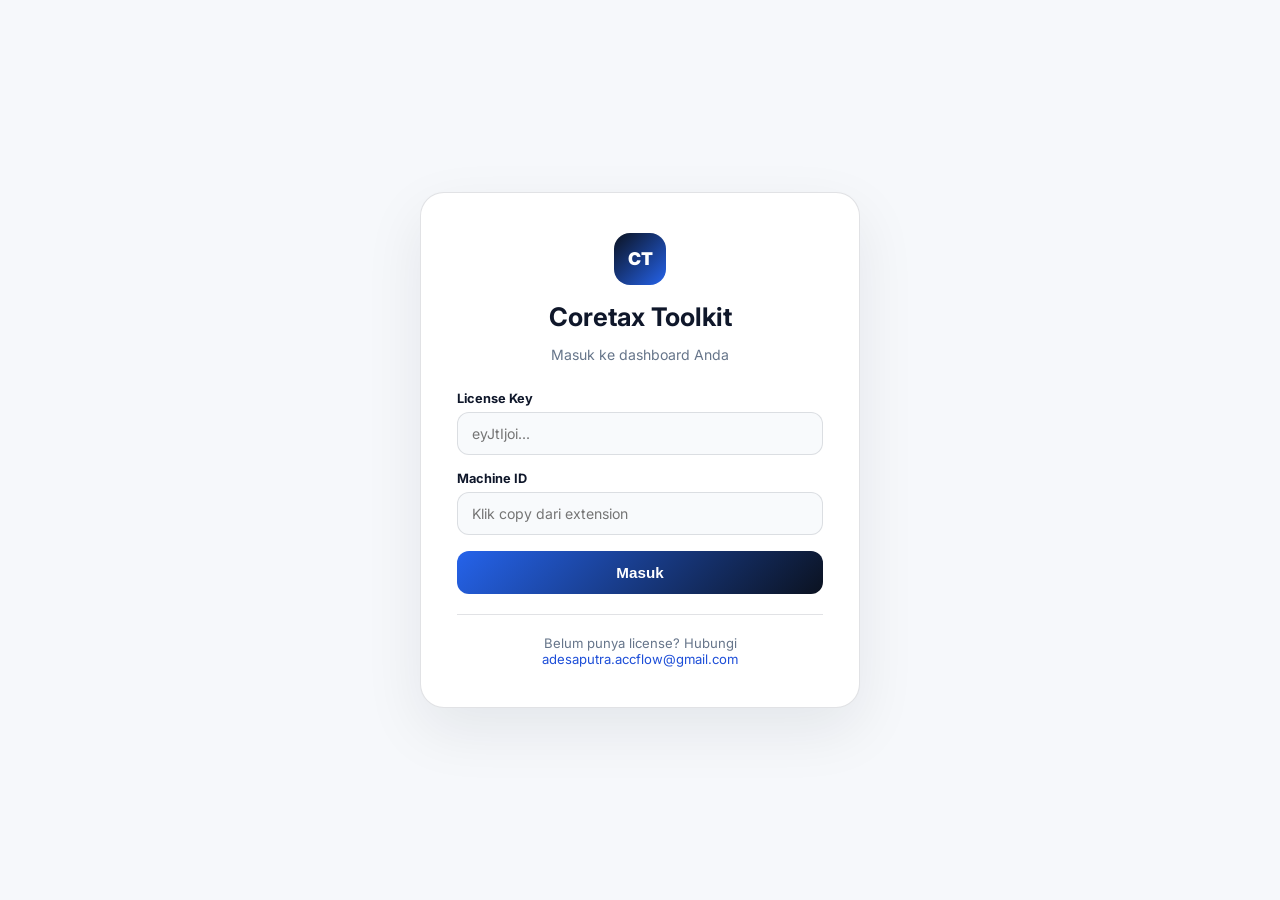
<file: coretax-dashboard/login.html>
<!DOCTYPE html>
<html lang="id" data-theme="light">
<head>
<meta charset="utf-8" />
<meta name="viewport" content="width=device-width, initial-scale=1" />
<title>Login — Coretax Toolkit</title>
<link rel="preconnect" href="https://fonts.googleapis.com" />
<link href="https://fonts.googleapis.com/css2?family=Inter:wght@400;500;600;700;900&display=swap" rel="stylesheet" />
<link rel="stylesheet" href="style.css" />
</head>
<body>
<div class="login-wrap">
  <div class="login-card">
    <div class="login-header">
      <div class="logo">CT</div>
      <h1>Coretax Toolkit</h1>
      <p class="muted">Masuk ke dashboard Anda</p>
    </div>
    <form id="loginForm">
      <label>
        <span>License Key</span>
        <input type="text" id="licenseKey" placeholder="eyJtIjoi..." required autocomplete="off" />
      </label>
      <label>
        <span>Machine ID</span>
        <input type="text" id="machineId" placeholder="Klik copy dari extension" required />
      </label>
      <button type="submit" id="loginBtn">Masuk</button>
    </form>
    <div id="error" class="error hidden"></div>
    <div class="hint">
      Belum punya license? Hubungi <a href="mailto:adesaputra.accflow@gmail.com">adesaputra.accflow@gmail.com</a>
    </div>
  </div>
</div>
<script src="app.js"></script>
<script>
  const params = new URLSearchParams(location.search);
  const mid = params.get('mid');
  if (mid) document.getElementById('machineId').value = mid;
    // Auto-fill dari URL param (dari extension)
  const keyFromExt = params.get('key');
  if (keyFromExt) {
    document.getElementById('licenseKey').value = keyFromExt;
  } else {
    const savedKey = localStorage.getItem('license_key');
    if (savedKey) document.getElementById('licenseKey').value = savedKey;
  }

  document.getElementById('loginForm').addEventListener('submit', async (e) => {
    e.preventDefault();
    const key = document.getElementById('licenseKey').value.trim();
    const mid2 = document.getElementById('machineId').value.trim();
    const btn = document.getElementById('loginBtn');
    const err = document.getElementById('error');
    err.classList.add('hidden');
    btn.disabled = true;
    btn.textContent = 'Memverifikasi...';
    try {
      const res = await apiLogin(key, mid2);
      if (res.success) {
        localStorage.setItem('token', res.token);
        localStorage.setItem('license_key', key);
        localStorage.setItem('tier', res.tier);
        localStorage.setItem('expires_at', res.expires_at);
        window.location.href = 'index.html';
      } else {
        err.textContent = res.error || 'Login gagal';
        err.classList.remove('hidden');
      }
    } catch (ex) {
      err.textContent = 'Error: ' + ex.message;
      err.classList.remove('hidden');
    } finally {
      btn.disabled = false;
      btn.textContent = 'Masuk';
    }
  });
</script>
</body>
</html>
</file>
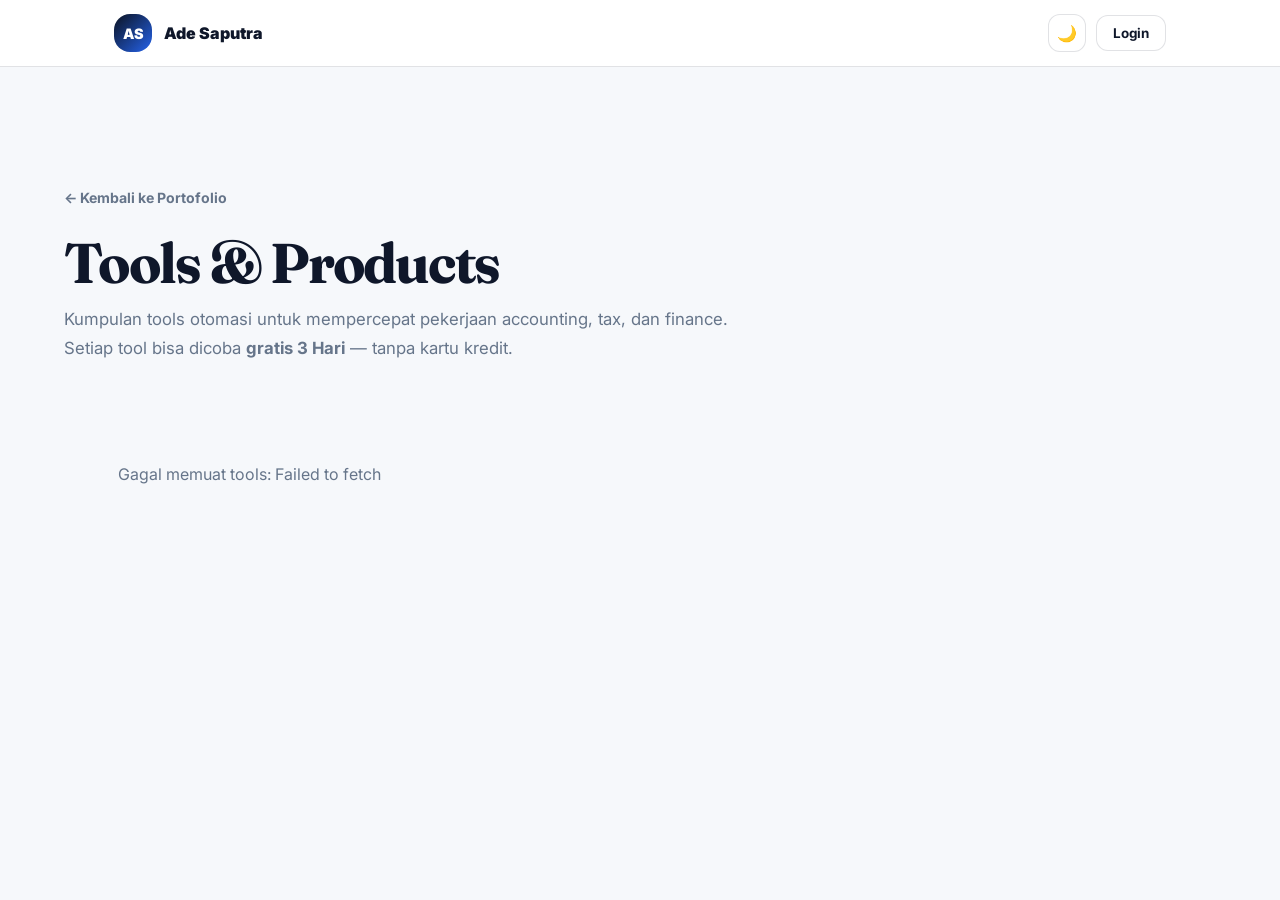
<file: coretax-dashboard/tools.html>
<!DOCTYPE html>
<html lang="id" data-theme="light">
<head>
<meta charset="utf-8" />
<meta name="viewport" content="width=device-width, initial-scale=1" />
<title>Tools — Ade Saputra</title>
<link rel="preconnect" href="https://fonts.googleapis.com" />
<link href="https://fonts.googleapis.com/css2?family=Inter:wght@400;500;600;700;900&family=Fraunces:wght@500;600;700&display=swap" rel="stylesheet" />
<link rel="stylesheet" href="style.css" />
<style>
  .hero-tools{padding:120px 24px 60px;max-width:1200px;margin:0 auto}
  .hero-tools h1{font-family:'Fraunces',serif;font-size:clamp(2.2rem,5vw,3.5rem);font-weight:700;letter-spacing:-.04em;color:var(--ink);margin:0 0 12px;line-height:1.05}
  .hero-tools p.lead{font-size:1.05rem;line-height:1.75;color:var(--muted);max-width:680px;margin:0 0 40px}
  .tools-grid{display:grid;grid-template-columns:repeat(auto-fill,minmax(320px,1fr));gap:20px}
  .tool-card{background:var(--paper);border:1px solid var(--line);border-radius:24px;padding:26px;transition:.22s;display:flex;flex-direction:column;box-shadow:0 12px 32px rgba(15,23,42,.05)}
  .tool-card:hover{transform:translateY(-4px);border-color:rgba(37,99,235,.32);box-shadow:0 20px 44px rgba(15,23,42,.10)}
  .tool-icon{width:52px;height:52px;border-radius:16px;background:linear-gradient(135deg,var(--navy),var(--blue-2));display:grid;place-items:center;color:#fff;font-size:22px;margin-bottom:18px}
  .tool-card h3{font-size:1.2rem;font-weight:900;color:var(--ink);margin:0 0 8px;letter-spacing:-.02em}
  .tool-card .desc{font-size:.9rem;line-height:1.6;color:var(--muted);margin:0 0 20px;flex:1}
  .tool-badge{display:inline-flex;align-items:center;gap:6px;padding:5px 12px;border-radius:999px;font-size:.72rem;font-weight:800;margin-bottom:14px;text-transform:uppercase;letter-spacing:.06em}
  .badge-available{background:rgba(16,185,129,.12);color:#059669}
  .badge-soon{background:rgba(107,114,128,.12);color:#6b7280}
  .tool-actions{display:flex;gap:10px;margin-top:auto}
  .tool-actions .btn{flex:1;justify-content:center;padding:11px 16px;font-size:.85rem}
  .btn-trial{background:linear-gradient(135deg,var(--blue-2),var(--navy));color:#fff;border:0;border-radius:12px;font-weight:800;cursor:pointer;display:inline-flex;align-items:center;gap:8px;text-decoration:none}
  .btn-trial:hover{transform:translateY(-1px);text-decoration:none}
  .btn-detail{background:var(--paper-soft);color:var(--ink);border:1px solid var(--line);border-radius:12px;font-weight:800;cursor:pointer;display:inline-flex;align-items:center;gap:8px;text-decoration:none}
  .btn-detail:hover{background:var(--bg);text-decoration:none}
  .back-link{display:inline-flex;align-items:center;gap:8px;color:var(--muted);font-size:.88rem;font-weight:700;margin-bottom:28px;text-decoration:none}
  .back-link:hover{color:var(--blue)}
  .empty-state{text-align:center;padding:60px 20px;color:var(--muted)}
</style>
</head>
<body>

<nav class="nav">
  <div class="nav-inner">
    <a href="../index.html" class="brand" style="text-decoration:none">
      <div class="logo">AS</div>
      <span>Ade Saputra</span>
    </a>
    <div class="nav-actions">
      <button id="themeToggle" class="icon-btn" title="Toggle theme">🌙</button>
      <a href="login.html" class="logout-btn" style="text-decoration:none;color:var(--ink)">Login</a>
    </div>
  </div>
</nav>

<section class="hero-tools">
  <a href="../index.html" class="back-link">← Kembali ke Portofolio</a>
  <h1>Tools & Products</h1>
  <p class="lead">
    Kumpulan tools otomasi untuk mempercepat pekerjaan accounting, tax, dan finance.
    Setiap tool bisa dicoba <b>gratis 3 Hari</b> — tanpa kartu kredit.
  </p>

  <div id="toolsGrid" class="tools-grid">
    <div class="empty-state">Memuat tools...</div>
  </div>
</section>

<script src="app.js"></script>
<script>
  // Theme toggle
  const themeBtn = document.getElementById('themeToggle');
  const html = document.documentElement;
  const savedTheme = localStorage.getItem('theme') || 'light';
  html.setAttribute('data-theme', savedTheme);
  themeBtn.textContent = savedTheme === 'dark' ? '☀️' : '🌙';
  themeBtn.addEventListener('click', () => {
    const cur = html.getAttribute('data-theme');
    const next = cur === 'dark' ? 'light' : 'dark';
    html.setAttribute('data-theme', next);
    localStorage.setItem('theme', next);
    themeBtn.textContent = next === 'dark' ? '☀️' : '🌙';
  });

  // Load tools dari backend
  (async () => {
    const grid = document.getElementById('toolsGrid');
    try {
      const res = await fetch(API_URL + '/api/tools');
      const data = await res.json();
      if (!data.tools || !data.tools.length) {
        grid.innerHTML = '<div class="empty-state">Belum ada tools tersedia.</div>';
        return;
      }

      const iconMap = {
        'receipt': '🧾',
        'file': '📄',
        'chart': '📊',
        'default': '⚙️'
      };

      grid.innerHTML = data.tools.map(tool => {
        const isAvailable = tool.status === 'available';
        const badge = isAvailable
          ? '<span class="tool-badge badge-available">● Tersedia</span>'
          : '<span class="tool-badge badge-soon">● Segera</span>';

        const actions = isAvailable
          ? `<a href="trial.html?tool=${tool.id}" class="btn-trial">🚀 Coba Gratis ${tool.trial_days} Hari</a>`
          : `<span class="btn-detail" style="opacity:.5;cursor:not-allowed">Coming Soon</span>`;

        return `
          <div class="tool-card">
            <div class="tool-icon">${iconMap[tool.icon] || iconMap.default}</div>
            ${badge}
            <h3>${tool.name}</h3>
            <p class="desc">${tool.description}</p>
            <div class="tool-actions">
              ${actions}
            </div>
          </div>
        `;
      }).join('');
    } catch (e) {
      grid.innerHTML = `<div class="empty-state">Gagal memuat tools: ${e.message}</div>`;
    }
  })();
</script>
</body>
</html>
</file>
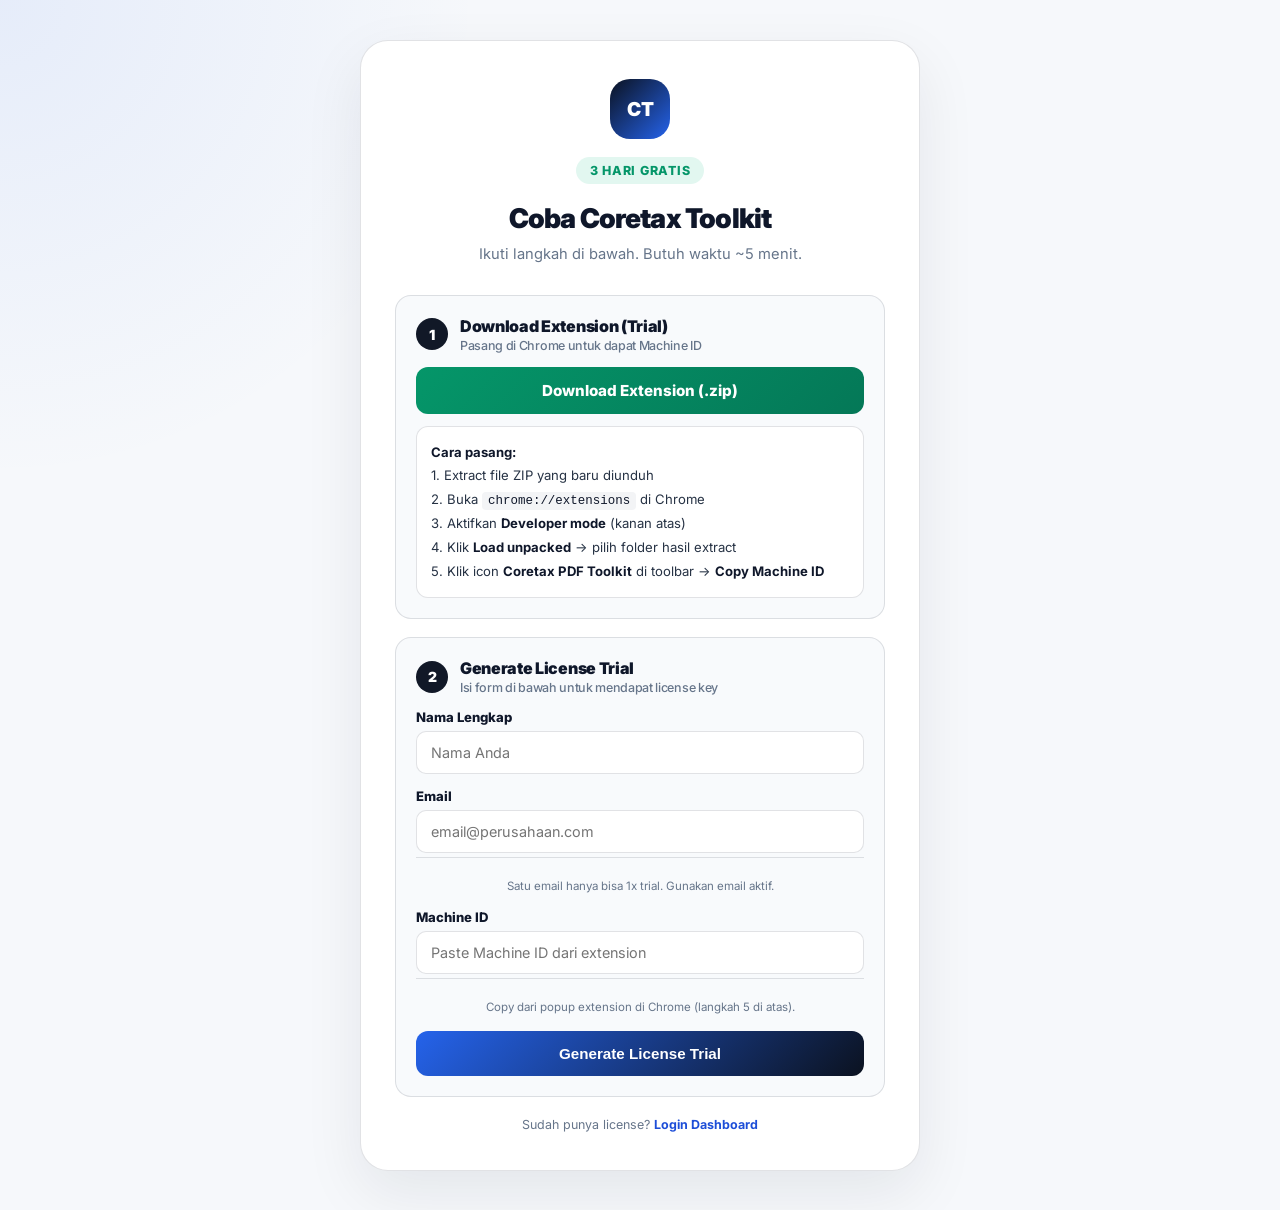
<file: coretax-dashboard/trial.html>
<!DOCTYPE html>
<html lang="id" data-theme="light">
<head>
<meta charset="utf-8" />
<meta name="viewport" content="width=device-width, initial-scale=1" />
<title>Coba Gratis — Coretax Toolkit</title>
<link rel="preconnect" href="https://fonts.googleapis.com" />
<link href="https://fonts.googleapis.com/css2?family=Inter:wght@400;500;600;700;900&display=swap" rel="stylesheet" />
<link rel="stylesheet" href="style.css" />
<style>
  .trial-wrap{min-height:100vh;display:grid;place-items:center;padding:40px 20px;background:radial-gradient(circle at top left,rgba(37,99,235,.08),transparent 30rem),var(--bg)}
  .trial-card{width:100%;max-width:560px;background:var(--paper);border:1px solid var(--line);border-radius:28px;padding:38px 34px;box-shadow:0 22px 60px rgba(15,23,42,.08)}
  .trial-header{text-align:center;margin-bottom:28px}
  .trial-header .logo{width:60px;height:60px;border-radius:20px;background:linear-gradient(135deg,var(--navy),var(--blue-2));display:grid;place-items:center;color:#fff;font-weight:900;font-size:1.2rem;margin:0 auto 18px}
  .trial-header h1{margin:0 0 8px;font-size:1.7rem;color:var(--ink);font-weight:900;letter-spacing:-.03em}
  .trial-header p{margin:0;color:var(--muted);font-size:.92rem;line-height:1.6}
  .trial-badge{display:inline-flex;align-items:center;gap:6px;padding:6px 14px;border-radius:999px;background:rgba(16,185,129,.12);color:#059669;font-size:.78rem;font-weight:800;margin-bottom:18px;text-transform:uppercase;letter-spacing:.06em}

  .step-card{background:var(--paper-soft);border:1px solid var(--line);border-radius:16px;padding:20px;margin-bottom:18px}
  .step-header{display:flex;align-items:center;gap:12px;margin-bottom:14px}
  .step-num{display:inline-flex;align-items:center;justify-content:center;width:32px;height:32px;border-radius:50%;background:#111827;color:#fff;font-size:14px;font-weight:900;flex:0 0 auto}
  .step-title{font-size:1rem;font-weight:900;color:var(--ink);letter-spacing:-.02em}
  .step-title small{display:block;font-weight:500;font-size:.78rem;color:var(--muted);margin-top:2px}

  .download-btn{display:flex;align-items:center;justify-content:center;gap:10px;padding:14px;background:linear-gradient(135deg,#059669,#047857);color:#fff;border-radius:12px;font-weight:800;font-size:.95rem;text-decoration:none;margin-bottom:12px}
  .download-btn:hover{opacity:.92}

  .instructions{font-size:.82rem;color:var(--text);line-height:1.8;background:#fff;padding:14px;border-radius:12px;border:1px solid var(--line)}
  .instructions b{color:var(--ink)}
  .instructions code{background:#f3f4f6;padding:2px 6px;border-radius:4px;font-size:.78rem}

  .field{margin-bottom:14px}
  .field label{display:block;font-size:.82rem;font-weight:800;color:var(--ink);margin-bottom:6px}
  .field input{width:100%;padding:12px 14px;border:1px solid var(--line);border-radius:10px;background:#fff;color:var(--ink);font-size:.9rem;font-family:inherit;transition:.15s}
  .field input:focus{outline:none;border-color:var(--blue);box-shadow:0 0 0 4px rgba(37,99,235,.1)}
  .field .hint{font-size:.72rem;color:var(--muted);margin-top:4px;line-height:1.5}

  .btn-primary{width:100%;padding:14px;border:0;border-radius:12px;background:linear-gradient(135deg,var(--blue-2),var(--navy));color:#fff;font-weight:900;font-size:.95rem;cursor:pointer;transition:.2s}
  .btn-primary:hover:not(:disabled){transform:translateY(-1px);box-shadow:0 8px 20px rgba(37,99,235,.25)}
  .btn-primary:disabled{opacity:.5;cursor:not-allowed}

  .alert{padding:14px;border-radius:12px;font-size:.86rem;line-height:1.6;margin-top:14px}
  .alert-error{background:rgba(220,38,38,.08);border:1px solid rgba(220,38,38,.24);color:#b91c1c}
  .alert-warn{background:rgba(245,158,11,.08);border:1px solid rgba(245,158,11,.3);color:#92400e}
  .alert-success{background:rgba(16,185,129,.08);border:1px solid rgba(16,185,129,.3);color:#047857}

  .license-box{background:#fff;border:1px solid rgba(16,185,129,.3);border-radius:12px;padding:14px;font-family:Consolas,monospace;font-size:.72rem;word-break:break-all;color:#065f46;line-height:1.6;margin:12px 0;user-select:all;max-height:140px;overflow-y:auto}
  .copy-btn{padding:10px 16px;border:0;border-radius:10px;background:#059669;color:#fff;font-weight:800;font-size:.85rem;cursor:pointer;width:100%}
  .copy-btn:hover{background:#047857}

  .footer-note{text-align:center;font-size:.78rem;color:var(--muted);margin-top:20px}
  .footer-note a{color:var(--blue);font-weight:700;text-decoration:none}
  .hidden{display:none!important}
</style>
</head>
<body>

<div class="trial-wrap">
  <div class="trial-card">

    <div class="trial-header">
      <div class="logo">CT</div>
      <span class="trial-badge">3 Hari Gratis</span>
      <h1>Coba Coretax Toolkit</h1>
      <p>Ikuti langkah di bawah. Butuh waktu ~5 menit.</p>
    </div>

    <!-- ============================================ -->
    <!-- STEP 1: DOWNLOAD EXTENSION -->
    <!-- ============================================ -->
    <div class="step-card">
      <div class="step-header">
        <div class="step-num">1</div>
        <div class="step-title">
          Download Extension (Trial)
          <small>Pasang di Chrome untuk dapat Machine ID</small>
        </div>
      </div>

      <a href="CoretaxPDFToolkit-Trial.zip" download class="download-btn">
        Download Extension (.zip)
      </a>

      <div class="instructions">
        <b>Cara pasang:</b><br>
        1. Extract file ZIP yang baru diunduh<br>
        2. Buka <code>chrome://extensions</code> di Chrome<br>
        3. Aktifkan <b>Developer mode</b> (kanan atas)<br>
        4. Klik <b>Load unpacked</b> → pilih folder hasil extract<br>
        5. Klik icon <b>Coretax PDF Toolkit</b> di toolbar → <b>Copy Machine ID</b>
      </div>
    </div>

    <!-- ============================================ -->
    <!-- STEP 2: GENERATE LICENSE -->
    <!-- ============================================ -->
    <div class="step-card" id="step2">
      <div class="step-header">
        <div class="step-num">2</div>
        <div class="step-title">
          Generate License Trial
          <small>Isi form di bawah untuk mendapat license key</small>
        </div>
      </div>

      <form id="trialForm">
        <div class="field">
          <label>Nama Lengkap</label>
          <input type="text" id="name" placeholder="Nama Anda" required />
        </div>

        <div class="field">
          <label>Email</label>
          <input type="email" id="email" placeholder="email@perusahaan.com" required />
          <div class="hint">Satu email hanya bisa 1x trial. Gunakan email aktif.</div>
        </div>

        <div class="field">
          <label>Machine ID</label>
          <input type="text" id="machineId" placeholder="Paste Machine ID dari extension" required />
          <div class="hint">Copy dari popup extension di Chrome (langkah 5 di atas).</div>
        </div>

        <button type="submit" class="btn-primary" id="submitBtn">
          Generate License Trial
        </button>
      </form>

      <div id="error" class="alert alert-error hidden"></div>
      <div id="alreadyTrialed" class="alert alert-warn hidden">
        <b>Email ini sudah pernah trial.</b>
        <div id="alreadyInfo"></div>
        <div id="licenseDisplay" class="hidden">
          <p style="margin:10px 0 8px 0;font-weight:700;">License key kamu:</p>
          <div class="license-box" id="oldLicenseKey"></div>
          <button class="copy-btn" id="copyOldBtn">Copy License Key</button>
        </div>
      </div>
    </div>

    <!-- ============================================ -->
    <!-- SUCCESS: SHOW LICENSE -->
    <!-- ============================================ -->
    <div class="step-card hidden" id="successCard" style="background:rgba(16,185,129,.05);border-color:rgba(16,185,129,.3)">
      <div class="step-header">
        <div class="step-num" style="background:#059669">✓</div>
        <div class="step-title">
          Trial Aktif!
          <small>License sudah siap — copy dan paste di extension</small>
        </div>
      </div>

      <div class="license-box" id="newLicenseKey"></div>
      <button class="copy-btn" id="copyNewBtn">Copy License Key</button>

      <div class="instructions" style="margin-top:12px">
        <b>Langkah terakhir:</b><br>
        1. Buka popup extension Coretax PDF Toolkit<br>
        2. Paste license key di kolom License<br>
        3. Klik <b>Activate</b><br>
        4. Buka Coretax → panel trial muncul<br>
        <b>Trial: 5 menit/sesi · Max 5 PDF per halaman</b>
      </div>
    </div>

    <div class="footer-note">
      Sudah punya license? <a href="login.html">Login Dashboard</a>
    </div>

  </div>
</div>

<script src="app.js"></script>
<script>
  // ============================================================
  // FORM SUBMIT
  // ============================================================
  document.getElementById('trialForm').addEventListener('submit', async (e) => {
    e.preventDefault();

    const name = document.getElementById('name').value.trim();
    const email = document.getElementById('email').value.trim();
    const machineId = document.getElementById('machineId').value.trim();
    const btn = document.getElementById('submitBtn');
    const err = document.getElementById('error');
    const warn = document.getElementById('alreadyTrialed');

    err.classList.add('hidden');
    warn.classList.add('hidden');
    btn.disabled = true;
    btn.textContent = 'Memproses...';

    try {
      const res = await fetch(API_URL + '/api/trial/start', {
        method: 'POST',
        headers: { 'Content-Type': 'application/json' },
        body: JSON.stringify({
          email: email,
          name: name,
          tool: 'coretax-toolkit',
          machine_id: machineId
        })
      });
      const data = await res.json();

      if (data.success) {
        // Sukses — tampilkan license di success card
        document.getElementById('newLicenseKey').textContent = data.license_key;
        document.getElementById('successCard').classList.remove('hidden');
        document.getElementById('step2').classList.add('hidden');
        // Simpan ke localStorage
        localStorage.setItem('trial_email', email);
        localStorage.setItem('trial_license', data.license_key);
      } else if (data.already_trialed) {
        // Email udah pernah trial
        warn.classList.remove('hidden');
        document.getElementById('alreadyInfo').innerHTML =
          'Trial sudah digunakan untuk tool ini.' +
          (data.expires_at ? ' Kadaluarsa: <b>' + data.expires_at + '</b>' : '');

        if (data.is_active && data.license_key) {
          document.getElementById('oldLicenseKey').textContent = data.license_key;
          document.getElementById('licenseDisplay').classList.remove('hidden');
        } else if (!data.is_active) {
          document.getElementById('alreadyInfo').innerHTML +=
            '<br><br><b>Trial sudah kadaluarsa.</b> Hubungi kami untuk upgrade ke full version.';
        }
      } else {
        err.textContent = data.error || 'Gagal memproses.';
        err.classList.remove('hidden');
      }
    } catch (ex) {
      err.textContent = 'Error: ' + ex.message;
      err.classList.remove('hidden');
    } finally {
      btn.disabled = false;
      btn.textContent = 'Generate License Trial';
    }
  });

  // ============================================================
  // COPY BUTTONS
  // ============================================================
  function setupCopy(btnId, targetId) {
    document.getElementById(btnId).addEventListener('click', async () => {
      const text = document.getElementById(targetId).textContent;
      await navigator.clipboard.writeText(text);
      const orig = document.getElementById(btnId).textContent;
      document.getElementById(btnId).textContent = 'Tersalin!';
      setTimeout(() => {
        document.getElementById(btnId).textContent = orig;
      }, 1500);
    });
  }

  setupCopy('copyNewBtn', 'newLicenseKey');
  setupCopy('copyOldBtn', 'oldLicenseKey');

  // ============================================================
  // AUTO-FILL EMAIL (kalau pernah trial dari browser ini)
  // ============================================================
  const savedEmail = localStorage.getItem('trial_email');
  if (savedEmail) {
    document.getElementById('email').value = savedEmail;
  }

  // ============================================================
  // AUTO-FILL MACHINE ID (kalau extension terpasang)
  // ============================================================
  const params = new URLSearchParams(location.search);
  const midFromExt = params.get('mid');
  if (midFromExt) {
    document.getElementById('machineId').value = midFromExt;
  }
</script>
</body>
</html>
</file>
<file: coretax-dashboard/style.css>
:root{--bg:#f6f8fb;--paper:#ffffff;--paper-soft:#f8fafc;--ink:#0f172a;--text:#263244;--muted:#66758a;--line:rgba(15,23,42,.12);--blue:#1d4ed8;--blue-2:#2563eb;--navy:#0b1220;--shadow:0 22px 60px rgba(15,23,42,.08)}
html[data-theme="dark"]{--bg:#060b13;--paper:#0d1422;--paper-soft:#111b2c;--ink:#f8fafc;--text:#d8e0eb;--muted:#9aa8bb;--line:rgba(226,232,240,.14);--blue:#60a5fa;--navy:#020617}
*{box-sizing:border-box}
body{margin:0;font-family:'Inter',system-ui,sans-serif;background:var(--bg);color:var(--text);min-height:100vh}
a{color:var(--blue);text-decoration:none}
code{font-family:Consolas,monospace;font-size:.82rem;background:var(--paper-soft);padding:3px 8px;border-radius:6px;color:var(--ink);word-break:break-all}
.muted{color:var(--muted);font-size:.88rem}
.hidden{display:none!important}
.login-wrap{min-height:100vh;display:grid;place-items:center;padding:20px}
.login-card{width:100%;max-width:440px;background:var(--paper);border:1px solid var(--line);border-radius:24px;padding:40px 36px;box-shadow:var(--shadow)}
.login-header{text-align:center;margin-bottom:28px}
.login-header h1{margin:16px 0 6px;font-size:1.6rem;color:var(--ink)}
.logo{width:52px;height:52px;border-radius:16px;background:linear-gradient(135deg,var(--navy),var(--blue-2));display:grid;place-items:center;color:#fff;font-weight:900;font-size:1.1rem;margin:0 auto}
.login-card label{display:block;margin-bottom:16px}
.login-card label span{display:block;font-size:.8rem;font-weight:700;color:var(--ink);margin-bottom:6px}
.login-card input{width:100%;padding:12px 14px;border:1px solid var(--line);border-radius:12px;background:var(--paper-soft);color:var(--ink);font-size:.88rem;font-family:inherit}
.login-card input:focus{outline:none;border-color:var(--blue);background:var(--paper)}
.login-card button[type="submit"]{width:100%;padding:13px;border:0;border-radius:12px;background:linear-gradient(135deg,var(--blue-2),var(--navy));color:#fff;font-weight:800;font-size:.95rem;cursor:pointer}
.login-card button[type="submit"]:disabled{opacity:.6;cursor:not-allowed}
.error{padding:12px 14px;background:rgba(220,38,38,.08);border:1px solid rgba(220,38,38,.24);color:#dc2626;border-radius:12px;font-size:.84rem;margin-top:16px}
.hint{text-align:center;margin-top:20px;padding-top:20px;border-top:1px solid var(--line);font-size:.82rem;color:var(--muted)}
.nav{background:var(--paper);border-bottom:1px solid var(--line);position:sticky;top:0;z-index:50;backdrop-filter:blur(18px)}
.nav-inner{max-width:1100px;margin:0 auto;padding:14px 24px;display:flex;align-items:center;justify-content:space-between}
.brand{display:flex;align-items:center;gap:12px;font-weight:900;color:var(--ink)}
.brand .logo{width:38px;height:38px;margin:0;font-size:.9rem}
.nav-actions{display:flex;align-items:center;gap:10px}
.icon-btn{width:38px;height:38px;border-radius:12px;border:1px solid var(--line);background:var(--paper);cursor:pointer;font-size:1rem;display:grid;place-items:center}
.logout-btn{padding:9px 16px;border:1px solid var(--line);border-radius:12px;background:var(--paper);color:#dc2626;font-weight:700;font-size:.84rem;cursor:pointer}
.container{max-width:1100px;margin:0 auto;padding:32px 24px 64px}
.page-header{margin-bottom:28px}
.page-header h1{font-size:2rem;font-weight:900;color:var(--ink);margin:0 0 6px}
.card{background:var(--paper);border:1px solid var(--line);border-radius:20px;padding:24px;margin-bottom:20px;box-shadow:0 10px 28px rgba(15,23,42,.04)}
.card h2{margin:0 0 16px;font-size:1.1rem;font-weight:900;color:var(--ink)}
.card-header{display:flex;align-items:center;justify-content:space-between;margin-bottom:18px}
.card-header h2{margin:0}
.badge{padding:4px 12px;background:rgba(37,99,235,.1);color:var(--blue);border-radius:999px;font-size:.72rem;font-weight:900;letter-spacing:.06em}
.info-grid{display:grid;grid-template-columns:repeat(auto-fit,minmax(180px,1fr));gap:16px}
.info-item{display:flex;flex-direction:column;gap:4px}
.info-item strong{color:var(--ink);font-weight:700;font-size:.92rem}
.info-item .muted{font-size:.72rem;font-weight:600;text-transform:uppercase;letter-spacing:.06em}
.stats-grid{display:grid;grid-template-columns:repeat(auto-fit,minmax(200px,1fr));gap:16px;margin-bottom:20px}
.stat-card{background:var(--paper);border:1px solid var(--line);border-radius:20px;padding:22px;display:flex;flex-direction:column;gap:4px}
.stat-label{font-size:.72rem;font-weight:800;text-transform:uppercase;letter-spacing:.08em;color:var(--muted)}
.stat-value{font-size:2.4rem;font-weight:900;color:var(--ink);letter-spacing:-.04em;line-height:1;margin:6px 0}
.steps{margin:0;padding-left:20px;line-height:1.9;color:var(--text)}
.steps li{margin-bottom:8px}
.steps b{color:var(--ink)}
.help-card{text-align:center}
.help-actions{display:flex;gap:12px;justify-content:center;margin-top:18px;flex-wrap:wrap}
.btn{display:inline-flex;align-items:center;gap:8px;padding:10px 18px;border-radius:12px;font-weight:800;font-size:.86rem;text-decoration:none}
.btn-primary{background:linear-gradient(135deg,var(--blue-2),var(--navy));color:#fff}
.btn-ghost{background:var(--paper-soft);color:var(--ink);border:1px solid var(--line)}
@media (max-width:640px){.container{padding:20px 16px 48px}.page-header h1{font-size:1.6rem}.stat-value{font-size:1.9rem}}
</file>
